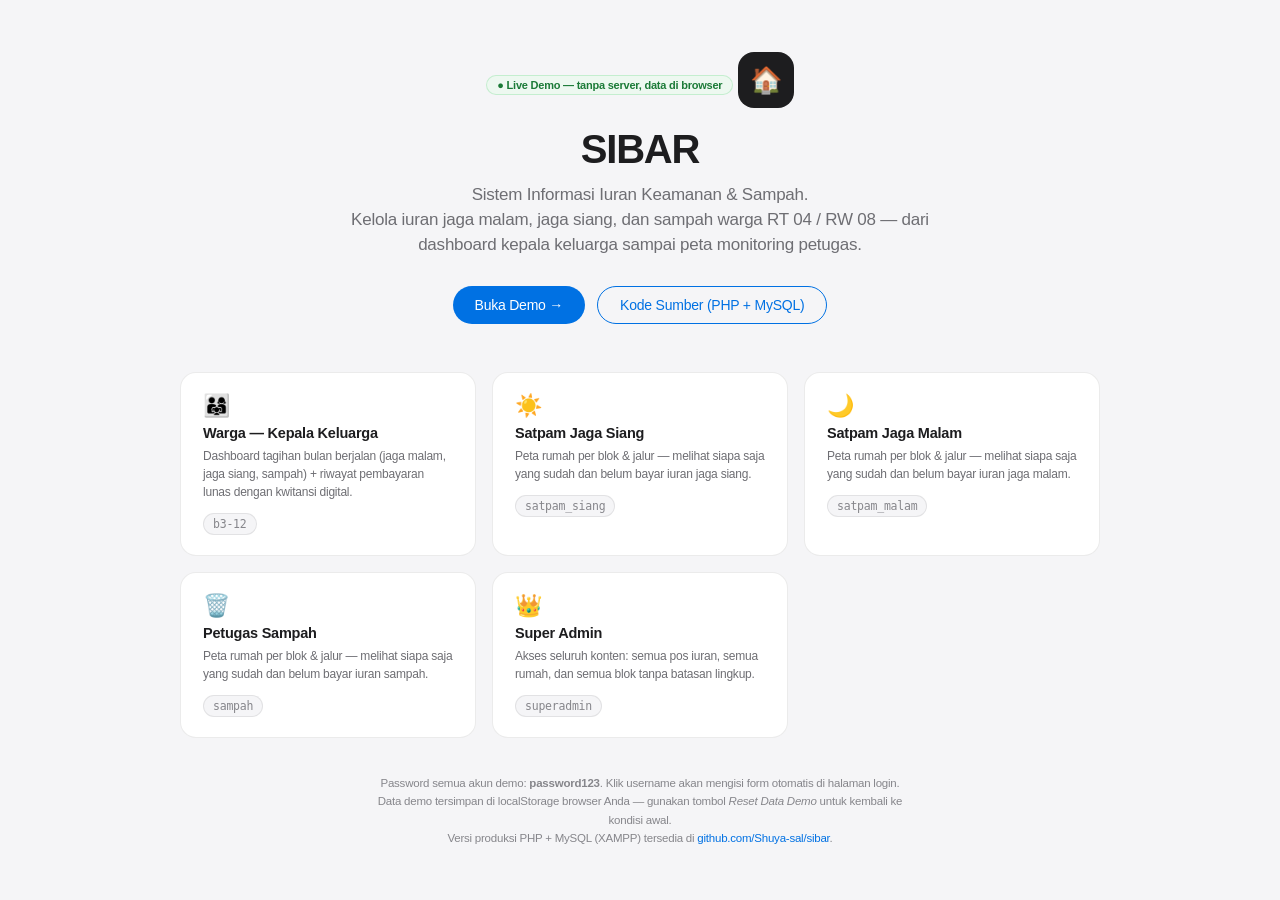
<file: index.html>
<!DOCTYPE html>
<html lang="id">
<head>
  <meta charset="UTF-8">
  <meta name="viewport" content="width=device-width, initial-scale=1.0">
  <title>SIBAR — Portal Iuran Warga (Demo)</title>
  <style>
    :root {
      --bg-page: #f5f5f7;
      --bg-card: #ffffff;
      --border-subtle: rgba(0, 0, 0, 0.08);
      --text-primary: #1d1d1f;
      --text-secondary: #6e6e73;
      --text-tertiary: #86868b;
      --accent-blue: #0071e3;
      --badge-paid-text: #1b7a37;
      --badge-paid-bg: #edf8f0;
      --badge-paid-border: rgba(52, 199, 89, 0.22);
      --radius-pill: 980px;
    }
    * { box-sizing: border-box; margin: 0; padding: 0; -webkit-font-smoothing: antialiased; }
    body {
      font-family: -apple-system, BlinkMacSystemFont, "SF Pro Text", "Segoe UI", Roboto, Helvetica, Arial, sans-serif;
      background: var(--bg-page); color: var(--text-primary);
      min-height: 100vh; display: flex; flex-direction: column;
      align-items: center; justify-content: center; padding: 32px 20px;
      letter-spacing: -0.014em;
    }
    .hero { text-align: center; max-width: 640px; }
    .logo-badge {
      width: 56px; height: 56px; border-radius: 16px; background: var(--text-primary); color: #fff;
      display: inline-flex; align-items: center; justify-content: center; font-size: 26px; margin-bottom: 20px;
    }
    h1 { font-size: 40px; font-weight: 600; letter-spacing: -0.03em; line-height: 1.07; }
    .hero p.sub { font-size: 17px; color: var(--text-secondary); margin-top: 12px; line-height: 1.47; }
    .cta-row { display: flex; gap: 12px; justify-content: center; margin-top: 28px; flex-wrap: wrap; }
    .btn {
      display: inline-flex; align-items: center; gap: 6px;
      padding: 10px 22px; border-radius: var(--radius-pill);
      font-size: 14px; font-weight: 500; text-decoration: none; transition: all 0.15s ease;
    }
    .btn.primary { background: var(--accent-blue); color: #fff; }
    .btn.primary:hover { background: #0077ed; }
    .btn.ghost { border: 1px solid var(--accent-blue); color: var(--accent-blue); }
    .btn.ghost:hover { background: var(--accent-blue); color: #fff; }
    .roles-grid {
      display: grid; grid-template-columns: repeat(auto-fit, minmax(260px, 1fr));
      gap: 16px; max-width: 920px; width: 100%; margin-top: 48px;
    }
    .role-card {
      background: var(--bg-card); border: 1px solid var(--border-subtle);
      border-radius: 16px; padding: 20px 22px;
      display: flex; flex-direction: column; gap: 6px; text-align: left;
      transition: box-shadow 0.15s ease, transform 0.15s ease;
    }
    .role-card:hover { box-shadow: 0 8px 24px rgba(0,0,0,0.07); transform: translateY(-2px); }
    .role-card .icon { font-size: 22px; }
    .role-card h3 { font-size: 14.5px; font-weight: 600; }
    .role-card p { font-size: 12px; color: var(--text-secondary); line-height: 1.5; }
    .role-card .user {
      margin-top: 6px; font-size: 11.5px; color: var(--text-tertiary);
      font-family: ui-monospace, Menlo, monospace;
      background: var(--bg-page); align-self: flex-start;
      padding: 3px 9px; border-radius: var(--radius-pill); border: 1px solid var(--border-subtle);
    }
    .note { margin-top: 36px; font-size: 11.5px; color: var(--text-tertiary); text-align: center; max-width: 560px; line-height: 1.6; }
    .note a { color: var(--accent-blue); text-decoration: none; }
    .badge-live {
      display: inline-flex; align-items: center; gap: 5px;
      background: var(--badge-paid-bg); color: var(--badge-paid-text);
      border: 1px solid var(--badge-paid-border);
      padding: 3px 10px; border-radius: var(--radius-pill);
      font-size: 11px; font-weight: 600; margin-bottom: 16px;
    }
  </style>
</head>
<body>

<div class="hero">
  <div class="badge-live">● Live Demo — tanpa server, data di browser</div>
  <div class="logo-badge">🏠</div>
  <h1>SIBAR</h1>
  <p class="sub">Sistem Informasi Iuran Keamanan &amp; Sampah.<br>
  Kelola iuran jaga malam, jaga siang, dan sampah warga RT 04 / RW 08 — dari dashboard kepala keluarga sampai peta monitoring petugas.</p>
  <div class="cta-row">
    <a class="btn primary" href="app.html">Buka Demo →</a>
    <a class="btn ghost" href="https://github.com/Shuya-sal/sibar">Kode Sumber (PHP + MySQL)</a>
  </div>
</div>

<div class="roles-grid">
  <div class="role-card">
    <div class="icon">👨‍👩‍👧</div>
    <h3>Warga — Kepala Keluarga</h3>
    <p>Dashboard tagihan bulan berjalan (jaga malam, jaga siang, sampah) + riwayat pembayaran lunas dengan kwitansi digital.</p>
    <span class="user">b3-12</span>
  </div>
  <div class="role-card">
    <div class="icon">☀️</div>
    <h3>Satpam Jaga Siang</h3>
    <p>Peta rumah per blok &amp; jalur — melihat siapa saja yang sudah dan belum bayar iuran jaga siang.</p>
    <span class="user">satpam_siang</span>
  </div>
  <div class="role-card">
    <div class="icon">🌙</div>
    <h3>Satpam Jaga Malam</h3>
    <p>Peta rumah per blok &amp; jalur — melihat siapa saja yang sudah dan belum bayar iuran jaga malam.</p>
    <span class="user">satpam_malam</span>
  </div>
  <div class="role-card">
    <div class="icon">🗑️</div>
    <h3>Petugas Sampah</h3>
    <p>Peta rumah per blok &amp; jalur — melihat siapa saja yang sudah dan belum bayar iuran sampah.</p>
    <span class="user">sampah</span>
  </div>
  <div class="role-card">
    <div class="icon">👑</div>
    <h3>Super Admin</h3>
    <p>Akses seluruh konten: semua pos iuran, semua rumah, dan semua blok tanpa batasan lingkup.</p>
    <span class="user">superadmin</span>
  </div>
</div>

<p class="note">
  Password semua akun demo: <strong>password123</strong>. Klik username akan mengisi form otomatis di halaman login.<br>
  Data demo tersimpan di localStorage browser Anda — gunakan tombol <em>Reset Data Demo</em> untuk kembali ke kondisi awal.<br>
  Versi produksi PHP + MySQL (XAMPP) tersedia di <a href="https://github.com/Shuya-sal/sibar">github.com/Shuya-sal/sibar</a>.
</p>

</body>
</html>
</file>
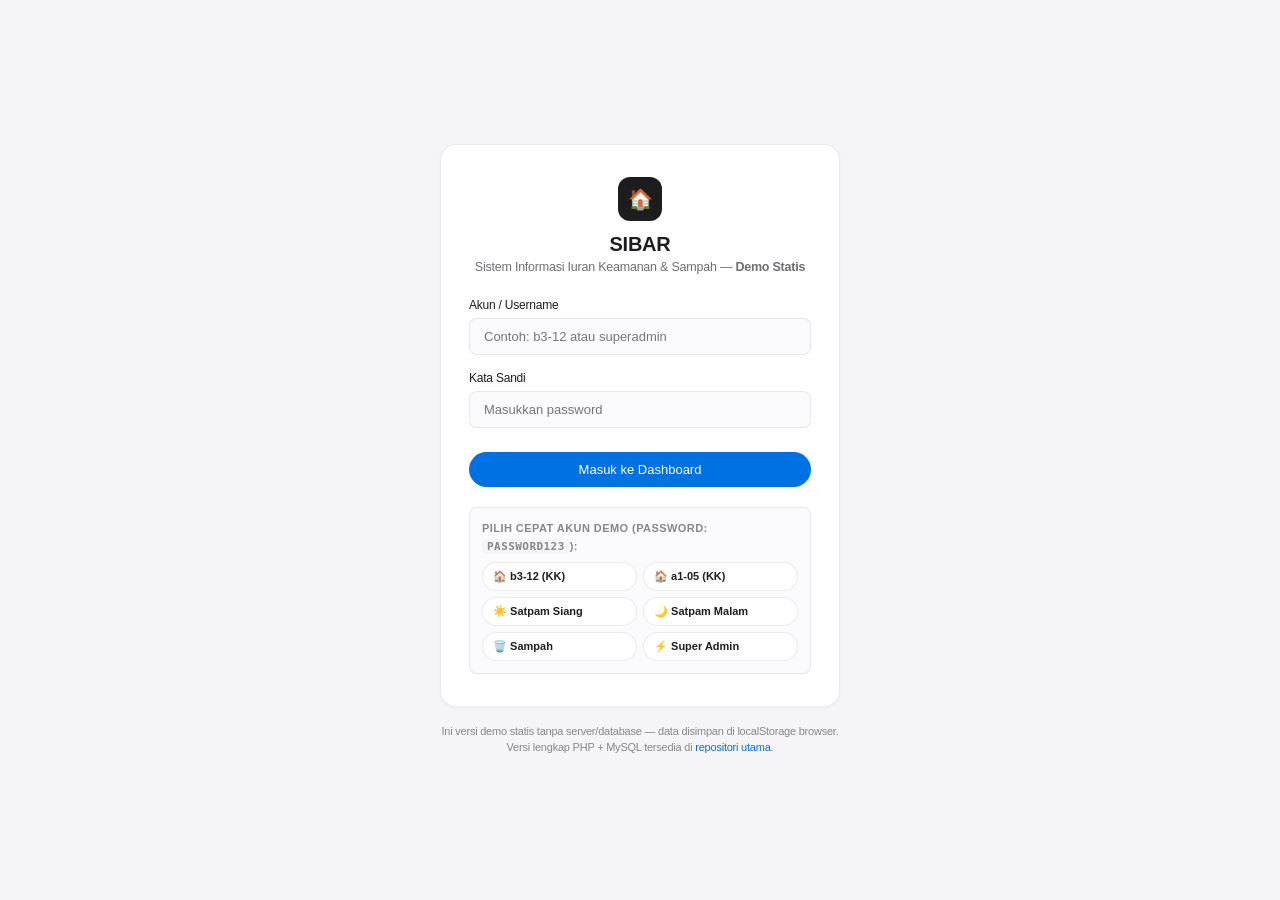
<file: app.html>
<!DOCTYPE html>
<html lang="id">
<head>
  <meta charset="UTF-8">
  <meta name="viewport" content="width=device-width, initial-scale=1.0, viewport-fit=cover">
  <title>SIBAR — Portal Iuran Warga (Demo SPA)</title>
  <style>
    :root {
      --bg-page: #f5f5f7;
      --border-subtle: rgba(0, 0, 0, 0.08);
      --text-primary: #1d1d1f;
      --text-secondary: #6e6e73;
      --accent-blue: #0071e3;
    }
    * { box-sizing: border-box; margin: 0; padding: 0; -webkit-font-smoothing: antialiased; }
    html, body {
      height: 100%;
      font-family: -apple-system, BlinkMacSystemFont, "SF Pro Text", "Segoe UI", Roboto, Helvetica, Arial, sans-serif;
      background: var(--bg-page); color: var(--text-primary);
      letter-spacing: -0.014em;
      overflow: hidden; /* shell tidak scroll — scroll di dalam iframe */
    }

    /* ===== APP SHELL ===== */
    #appShell { height: 100%; display: flex; flex-direction: column; }

    /* Frame container */
    #frameWrap { flex: 1; position: relative; min-height: 0; }
    .page-frame {
      position: absolute; inset: 0;
      width: 100%; height: 100%;
      border: none;
      display: none;
      background: var(--bg-page);
    }
    .page-frame.active { display: block; }

    /* Splash saat frame pertama dimuat */
    .frame-loading {
      position: absolute; inset: 0;
      display: flex; align-items: center; justify-content: center;
      background: var(--bg-page); z-index: 5;
      pointer-events: none;
      opacity: 1; transition: opacity 0.2s ease;
    }
    .frame-loading.hidden { opacity: 0; }
    .spinner {
      width: 28px; height: 28px;
      border: 3px solid rgba(0,113,227,0.15);
      border-top-color: var(--accent-blue);
      border-radius: 50%;
      animation: spin 0.7s linear infinite;
    }
    @keyframes spin { to { transform: rotate(360deg); } }

    /* Splash login (halaman publik) */
    body.public-mode #frameWrap { display: block; }

    /* ===== SIDEBAR PERMANEN (SPA SHELL) ===== */
    #spaSidebar {
      position: fixed; left: 0; top: 0; bottom: 0;
      width: 240px;
      background: #ffffff;
      border-right: 1px solid var(--border-subtle);
      display: none; /* hidden saat login */
      flex-direction: column;
      z-index: 100;
    }
    body.authenticated #spaSidebar { display: flex; }

    .spa-brand {
      display: flex; align-items: center; gap: 10px;
      padding: 18px 16px;
      border-bottom: 1px solid var(--border-subtle);
    }
    .spa-brand .brand-logo {
      width: 38px; height: 38px; border-radius: 10px;
      background: linear-gradient(135deg, #0071e3, #42a5f5);
      color: #fff; display: flex; align-items: center; justify-content: center;
      font-size: 18px; flex-shrink: 0;
    }
    .spa-brand h1 { font-size: 17px; font-weight: 700; letter-spacing: -0.02em; }
    .spa-brand p { font-size: 11px; color: var(--text-secondary); }

    .spa-nav { flex: 1; padding: 12px 10px; overflow-y: auto; }
    .spa-nav-label {
      font-size: 10px; font-weight: 600; text-transform: uppercase;
      letter-spacing: 0.06em; color: var(--text-secondary);
      padding: 10px 10px 6px;
    }
    .spa-nav-item {
      display: flex; align-items: center; gap: 10px;
      padding: 10px 12px; margin-bottom: 2px;
      border-radius: 9px;
      font-size: 13.5px; font-weight: 500;
      color: var(--text-primary);
      text-decoration: none;
      cursor: pointer;
      transition: background 0.15s ease;
      min-height: 44px;
    }
    .spa-nav-item:hover { background: rgba(0, 113, 227, 0.06); }
    .spa-nav-item.active { background: var(--accent-blue); color: #fff; }
    .spa-nav-item svg { width: 17px; height: 17px; stroke-width: 2; flex-shrink: 0; }

    .spa-footer {
      padding: 14px 16px;
      border-top: 1px solid var(--border-subtle);
      display: flex; align-items: center; gap: 10px;
    }
    .spa-footer .avatar {
      width: 34px; height: 34px; border-radius: 50%;
      background: linear-gradient(135deg, #0071e3, #42a5f5);
      color: #fff; display: flex; align-items: center; justify-content: center;
      font-size: 13px; font-weight: 600; flex-shrink: 0;
    }
    .spa-footer .user-name { font-size: 13px; font-weight: 600; }
    .spa-footer .role-badge {
      display: inline-block; font-size: 9px; font-weight: 700;
      padding: 2px 7px; border-radius: 5px;
      background: rgba(0, 113, 227, 0.12); color: var(--accent-blue);
      letter-spacing: 0.04em;
    }
    .spa-logout {
      display: flex; align-items: center; gap: 10px;
      padding: 10px 12px; margin: 4px 10px 12px;
      border-radius: 9px;
      font-size: 13.5px; font-weight: 500;
      color: #d70015;
      cursor: pointer;
      min-height: 44px;
      transition: background 0.15s ease;
    }
    .spa-logout:hover { background: rgba(215, 0, 21, 0.08); }
    .spa-logout svg { width: 17px; height: 17px; stroke-width: 2; }

    /* Konten offset karena sidebar fixed */
    body.authenticated #frameWrap { margin-left: 240px; }

    /* Mobile: sidebar jadi bottom tab bar */
    @media (max-width: 768px) {
      #spaSidebar {
        top: auto; bottom: 0; left: 0; right: 0;
        width: 100%; height: auto;
        flex-direction: row;
        border-right: none;
        border-top: 1px solid var(--border-subtle);
        padding-bottom: env(safe-area-inset-bottom);
      }
      .spa-brand, .spa-nav-label, .spa-footer { display: none; }
      .spa-nav {
        flex: 1; display: flex; padding: 6px 4px;
        overflow-x: auto; overflow-y: visible;
      }
      .spa-nav-item {
        flex: 1; flex-direction: column; gap: 3px;
        font-size: 10px; padding: 6px 4px; min-height: 50px;
        justify-content: center;
        white-space: nowrap;
      }
      .spa-nav-item svg { width: 20px; height: 20px; }
      .spa-logout { margin: 6px; padding: 8px; min-height: 50px; align-items: center; }
      body.authenticated #frameWrap { margin-left: 0; margin-bottom: 62px; }
    }

    /* Sembunyikan sidebar lama di dalam iframe (halaman dimuat standalone) */
    body.spa-child .sidebar { display: none !important; }
    body.spa-child .app-container { display: block !important; }
  </style>
</head>
<body>

<div id="appShell">
  <!-- SIDEBAR PERMANEN -->
  <aside id="spaSidebar">
    <div class="spa-brand">
      <div class="brand-logo">
        <svg width="18" height="18" viewBox="0 0 24 24" fill="none" stroke="currentColor" stroke-width="2.2">
          <path d="m3 9 9-7 9 7v11a2 2 0 0 1-2 2H5a2 2 0 0 1-2-2z"/>
          <polyline points="9 22 9 12 15 12 15 22"/>
        </svg>
      </div>
      <div>
        <h1>SIBAR</h1>
        <p>Portal Iuran Warga</p>
      </div>
    </div>

    <nav class="spa-nav" id="spaNav">
      <div class="spa-nav-label">Menu</div>
      <a class="spa-nav-item" data-route="dashboard" onclick="SIBAR_SPA.navigate('dashboard')" id="spaNavDashboard">
        <svg viewBox="0 0 24 24" fill="none" stroke="currentColor" stroke-width="2"><path d="m3 9 9-7 9 7v11a2 2 0 0 1-2 2H5a2 2 0 0 1-2-2z"/><polyline points="9 22 9 12 15 12 15 22"/></svg>
        Beranda
      </a>
      <div class="spa-nav-label">Monitoring</div>
      <a class="spa-nav-item" data-route="monitoring" onclick="SIBAR_SPA.navigate('monitoring')">
        <svg viewBox="0 0 24 24" fill="none" stroke="currentColor"><path d="M20 10c0 6-8 12-8 12s-8-6-8-12a8 8 0 0 1 16 0Z"/><circle cx="12" cy="10" r="3"/></svg>
        Peta Rumah
      </a>
      <a class="spa-nav-item" data-route="calendar" onclick="SIBAR_SPA.navigate('calendar')">
        <svg viewBox="0 0 24 24" fill="none" stroke="currentColor" stroke-width="2"><rect width="18" height="18" x="3" y="4" rx="2" ry="2"/><line x1="16" x2="16" y1="2" y2="6"/><line x1="8" x2="8" y1="2" y2="6"/><line x1="3" x2="21" y1="10" y2="10"/></svg>
        Kalender &amp; Rekap
      </a>
      <a class="spa-nav-item" data-route="users" onclick="SIBAR_SPA.navigate('users')" id="spaNavUsers">
        <svg viewBox="0 0 24 24" fill="none" stroke="currentColor"><circle cx="12" cy="12" r="3"/><path d="M19.4 15a1.65 1.65 0 0 0 .33 1.82l.06.06a2 2 0 0 1 0 2.83 2 2 0 0 1-2.83 0l-.06-.06a1.65 1.65 0 0 0-1.82-.33 1.65 1.65 0 0 0-1 1.51V21a2 2 0 0 1-2 2 2 2 0 0 1-2-2v-.09A1.65 1.65 0 0 0 9 19.4a1.65 1.65 0 0 0-1.82.33l-.06.06a2 2 0 0 1-2.83 0 2 2 0 0 1 0-2.83l.06-.06a1.65 1.65 0 0 0 .33-1.82 1.65 1.65 0 0 0-1.51-1H3a2 2 0 0 1-2-2 2 2 0 0 1 2-2h.09A1.65 1.65 0 0 0 4.6 9a1.65 1.65 0 0 0-.33-1.82l-.06-.06a2 2 0 0 1 0-2.83 2 2 0 0 1 2.83 0l.06.06a1.65 1.65 0 0 0 1.82.33H9a1.65 1.65 0 0 0 1-1.51V3a2 2 0 0 1 2-2 2 2 0 0 1 2 2v.09a1.65 1.65 0 0 0 1 1.51 1.65 1.65 0 0 0 1.82-.33l.06-.06a2 2 0 0 1 2.83 0 2 2 0 0 1 0 2.83l-.06.06a1.65 1.65 0 0 0-.33 1.82V9a1.65 1.65 0 0 0 1.51 1H21a2 2 0 0 1 2 2 2 2 0 0 1-2 2h-.09a1.65 1.65 0 0 0-1.51 1z"/></svg>
        Kelola Akun
      </a>
    </nav>

    <div class="spa-footer" id="spaFooter">
      <div class="avatar" id="spaAvatar">AD</div>
      <div>
        <div class="user-name" id="spaUserName">Admin</div>
        <span class="role-badge" id="spaRoleBadge">SUPER ADMIN</span>
      </div>
    </div>

    <div class="spa-logout" onclick="SIBAR_SPA.logout()">
      <svg viewBox="0 0 24 24" fill="none" stroke="currentColor"><path d="M9 21H5a2 2 0 0 1-2-2V5a2 2 0 0 1 2-2h4"/><polyline points="16 17 21 12 16 7"/><line x1="21" y1="12" x2="9" y2="12"/></svg>
      Keluar
    </div>
  </aside>

  <div id="frameWrap">
    <!-- Loading indicator per-frame -->
    <div class="frame-loading" id="frameLoading">
      <div class="spinner"></div>
    </div>

    <!-- Halaman-halaman SIBAR sebagai iframe keep-alive -->
    <iframe class="page-frame" id="frame-login"      data-src="login.html"      title="Login"></iframe>
    <iframe class="page-frame" id="frame-dashboard"  data-src="dashboard.html"  title="Dashboard Warga"></iframe>
    <iframe class="page-frame" id="frame-monitoring" data-src="monitoring.html" title="Peta Rumah"></iframe>
    <iframe class="page-frame" id="frame-calendar"   data-src="calendar.html"   title="Kalender Iuran"></iframe>
    <iframe class="page-frame" id="frame-users"      data-src="users.html"      title="Kelola Akun"></iframe>
  </div>
</div>

<script>
/* ============================================================
   SIBAR SPA SHELL — Hash Router + Keep-Alive Frames
   - Navigasi: #/login #/dashboard #/monitoring #/calendar #/users
   - Frame lazy-load: baru dimuat saat pertama dikunjungi
   - Keep-alive: state halaman tetap saat pindah tab (tanpa reload)
   - Browser back/forward jalan normal
   ============================================================ */

const ROUTES = ['login', 'dashboard', 'monitoring', 'calendar', 'users'];
const loadingEl = document.getElementById('frameLoading');
let currentRoute = null;

function getRouteFromHash() {
  const h = (window.location.hash || '').replace(/^#\/?/, '').toLowerCase();
  return ROUTES.includes(h) ? h : null;
}

function navigateTo(route, push = true) {
  if (!ROUTES.includes(route)) route = 'login';

  // Update hash (memicu hashchange -> routeTo)
  if (push && getRouteFromHash() !== route) {
    window.location.hash = '/' + route;
    return; // hashchange handler akan memanggil routeTo
  }
  routeTo(route);
}

function routeTo(route) {
  if (route === currentRoute) return;
  currentRoute = route;

  // Authenticated state: sidebar muncul saat bukan login
  if (route === 'login') {
    document.body.classList.remove('authenticated');
  } else {
    document.body.classList.add('authenticated');
    syncSidebar(route);
  }

  // Tampilkan frame target, sembunyikan lainnya (keep-alive: tidak direload)
  ROUTES.forEach(r => {
    const frame = document.getElementById('frame-' + r);
    if (r === route) {
      // Lazy-load: set src saat pertama kali dibutuhkan
      if (!frame.src && frame.dataset.src) {
        frame.src = frame.dataset.src;
        showLoading();
        frame.addEventListener('load', hideLoading, { once: true });
      }
      frame.classList.add('active');
      // Beri tahu halaman dalam frame bahwa session mungkin berubah (login/logout/user switch)
      try {
        setTimeout(() => {
          frame.contentWindow?.dispatchEvent(new CustomEvent('sibar:session'));
        }, 60);
      } catch (e) {}
    } else {
      frame.classList.remove('active');
    }
  });
}

/* ===== Sidebar sync ===== */
const ROLE_LABELS = {
  super_admin: ['SUPER ADMIN', 'AD'],
  satpam_siang: ['SATPAM SIANG', 'SS'],
  satpam_malam: ['SATPAM MALAM', 'SM'],
  sampah: ['PETUGAS SAMPAH', 'PS'],
  warga: ['WARGA', 'W']
};

function syncSidebar(route) {
  // Active nav item
  document.querySelectorAll('.spa-nav-item').forEach(el => {
    el.classList.toggle('active', el.dataset.route === route);
  });

  // User info dari session
  try {
    const session = JSON.parse(sessionStorage.getItem('sibar_demo_session') || 'null');
    if (session) {
      const roleInfo = ROLE_LABELS[session.role] || ['PENGGUNA', '?'];
      const nameEl = document.getElementById('spaUserName');
      const badgeEl = document.getElementById('spaRoleBadge');
      const avatarEl = document.getElementById('spaAvatar');
      if (nameEl) nameEl.textContent = session.name || 'Pengguna';
      if (badgeEl) badgeEl.textContent = roleInfo[0];
      if (avatarEl) avatarEl.textContent = roleInfo[1];

      // Role-based nav: warga tidak melihat Kelola Akun; admin/petugas tidak melihat Beranda
      const usersNav = document.getElementById('spaNavUsers');
      if (usersNav) usersNav.style.display = (session.role === 'warga') ? 'none' : '';
      const dashNav = document.getElementById('spaNavDashboard');
      if (dashNav) dashNav.style.display = (session.role === 'warga') ? '' : 'none';
      const monLabel = document.querySelector('.spa-nav-label');
      if (monLabel) monLabel.style.display = (session.role === 'warga') ? 'none' : '';
    }
  } catch (e) {}
}

function showLoading() { loadingEl.classList.remove('hidden'); }
function hideLoading() { loadingEl.classList.add('hidden'); }

/* ===== Router events ===== */
window.addEventListener('hashchange', () => {
  const route = getRouteFromHash() || 'login';
  routeTo(route);
});

/* ===== Init ===== */
(function init() {
  // Route awal dari hash, atau default ke login
  const initial = getRouteFromHash() || 'login';
  // Normalisasi hash URL
  if (!getRouteFromHash()) {
    window.location.hash = '/' + initial;
  }
  routeTo(initial);
})();

/* ===== Expose untuk halaman dalam iframe ===== */
/* Halaman di dalam iframe bisa memanggil:
   parent.SIBAR_SPA.navigate('users')  -> pindah tab
   parent.SIBAR_SPA.reloadFrame('calendar') -> paksa refresh frame
*/
window.SIBAR_SPA = {
  navigate: (route) => navigateTo(route, true),
  reloadFrame: (route) => {
    const frame = document.getElementById('frame-' + route);
    if (frame) {
      frame.src = frame.dataset.src + '?t=' + Date.now();
    }
  },
  // Logout dari shell: hapus session, refresh semua frame ke kondisi awal, kembali ke login
  logout: () => {
    try {
      sessionStorage.removeItem('sibar_demo_session');
      sessionStorage.removeItem('sibar_demo_session_user');
    } catch (e) {}
    document.body.classList.remove('authenticated');
    // Reload semua frame agar state dalam halaman direset
    ROUTES.forEach(r => {
      const frame = document.getElementById('frame-' + r);
      if (frame) frame.src = frame.dataset.src + '?t=' + Date.now();
    });
    navigateTo('login', true);
  },
  currentRoute: () => currentRoute
};
</script>

</body>
</html>
</file>
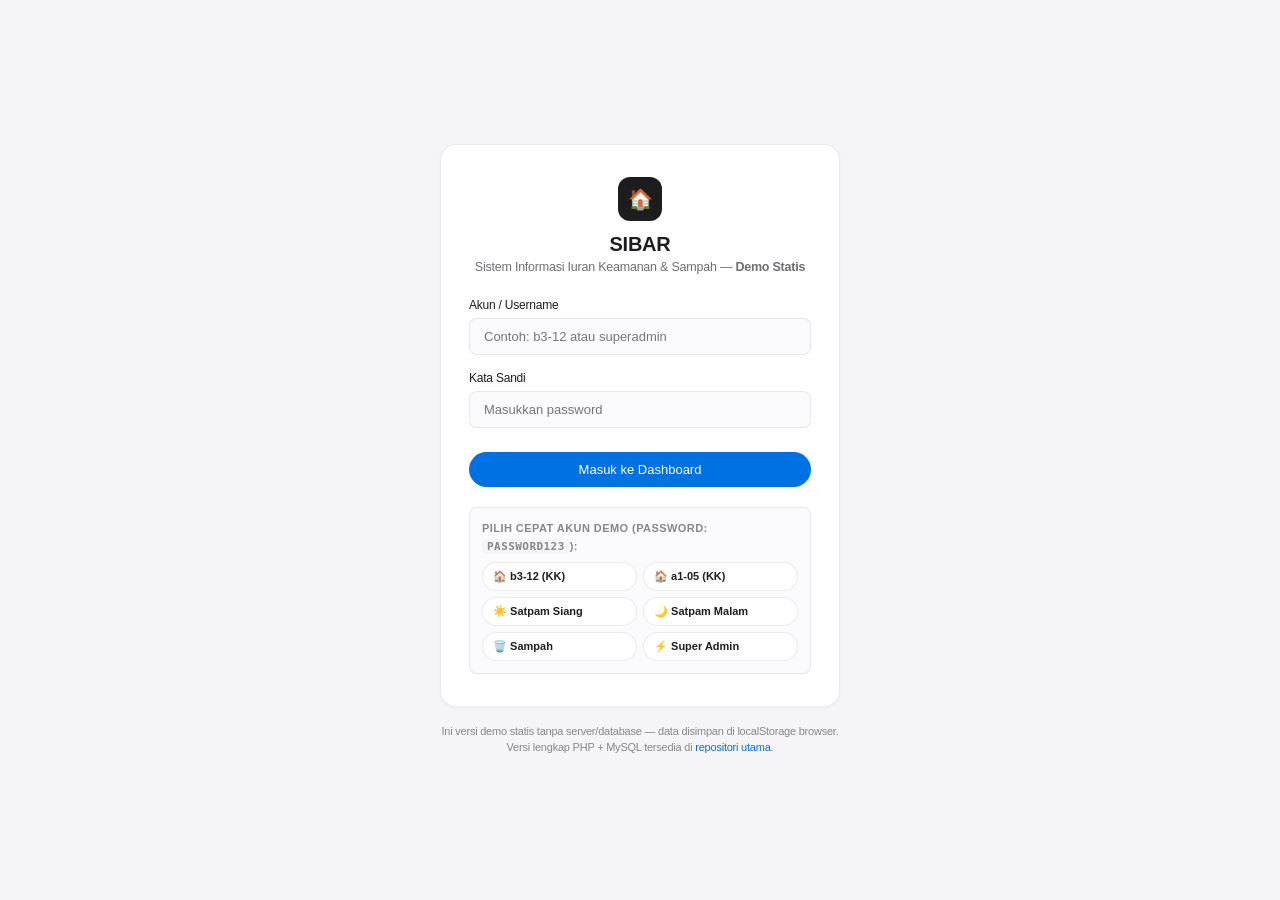
<file: dashboard.html>
<!DOCTYPE html>
<html lang="id">
<head>
  <meta charset="UTF-8">
  <meta name="viewport" content="width=device-width, initial-scale=1.0">
  <title>Dashboard Warga — SIBAR (Demo)</title>
  <style>
    :root {
      --bg-page: #f5f5f7;
      --bg-card: #ffffff;
      --bg-subtle: #fbfbfd;
      --border-subtle: rgba(0, 0, 0, 0.08);
      --text-primary: #1d1d1f;
      --text-secondary: #6e6e73;
      --text-tertiary: #86868b;
      --accent-blue: #0071e3;
      --accent-blue-hover: #0077ed;
      --accent-blue-subtle: #f0f6fd;
      --badge-unpaid-bg: #fff8eb;
      --badge-unpaid-text: #b25e00;
      --badge-unpaid-border: rgba(255, 149, 0, 0.22);
      --badge-paid-bg: #edf8f0;
      --badge-paid-text: #1b7a37;
      --badge-paid-border: rgba(52, 199, 89, 0.22);
      --shadow-card: 0 1px 3px rgba(0, 0, 0, 0.04);
      --shadow-hover: 0 6px 18px rgba(0, 0, 0, 0.06);
      --radius-sm: 8px;
      --radius-md: 12px;
      --radius-lg: 16px;
      --radius-pill: 980px;
    }
    * { box-sizing: border-box; margin: 0; padding: 0; -webkit-font-smoothing: antialiased; }
    body {
      font-family: -apple-system, BlinkMacSystemFont, "SF Pro Text", "Segoe UI", Roboto, Helvetica, Arial, sans-serif;
      background: var(--bg-page); color: var(--text-primary);
      display: flex; letter-spacing: -0.014em; min-height: 100vh;
    }
    .sidebar {
      width: 250px; background: rgba(255,255,255,0.95);
      border-right: 1px solid var(--border-subtle);
      display: flex; flex-direction: column; flex-shrink: 0;
      position: sticky; top: 0; height: 100vh; z-index: 20;
    }
    .brand-section { padding: 22px 20px 18px; display: flex; align-items: center; gap: 12px; border-bottom: 1px solid var(--border-subtle); }
    .brand-logo {
      width: 32px; height: 32px; border-radius: 8px; background: var(--text-primary); color: #fff;
      display: flex; align-items: center; justify-content: center; font-size: 15px;
    }
    .brand-text h1 { font-size: 14px; font-weight: 600; }
    .brand-text p { font-size: 11px; color: var(--text-tertiary); }
    .nav-menu { padding: 14px 10px; display: flex; flex-direction: column; gap: 3px; flex: 1; }
    .nav-label { font-size: 10.5px; font-weight: 600; text-transform: uppercase; letter-spacing: 0.05em; color: var(--text-tertiary); padding: 12px 10px 6px; }
    .nav-item {
      display: flex; align-items: center; gap: 10px; padding: 8px 12px;
      border-radius: var(--radius-sm); color: var(--text-secondary);
      font-size: 13px; font-weight: 500; text-decoration: none; transition: all 0.12s ease;
    }
    .nav-item:hover { background: var(--bg-page); color: var(--text-primary); }
    .nav-item.active { background: var(--accent-blue-subtle); color: var(--accent-blue); font-weight: 600; }
    .nav-item.logout { color: #d70015; }
    .sidebar-footer { padding: 14px 16px; border-top: 1px solid var(--border-subtle); background: var(--bg-subtle); display: flex; align-items: center; gap: 10px; }
    .avatar {
      width: 36px; height: 36px; border-radius: 50%; background: #e5e5ea; color: #1d1d1f;
      display: flex; align-items: center; justify-content: center; font-weight: 600; font-size: 13px; flex-shrink: 0;
    }
    .user-name { font-size: 12.5px; font-weight: 600; }
    .house-tag { font-size: 11px; color: var(--text-tertiary); margin-top: 1px; }
    .main-wrapper { flex: 1; display: flex; flex-direction: column; overflow-x: hidden; }
    .top-header {
      background: rgba(255,255,255,0.85); backdrop-filter: blur(20px);
      position: sticky; top: 0; z-index: 10;
      border-bottom: 1px solid var(--border-subtle);
      padding: 12px 32px; display: flex; align-items: center; justify-content: space-between;
    }
    .breadcrumb { display: flex; align-items: center; gap: 8px; font-size: 12.5px; color: var(--text-tertiary); }
    .breadcrumb .current { color: var(--text-primary); font-weight: 600; }
    .header-actions { display: flex; align-items: center; gap: 12px; }
    .period-chip {
      background: var(--bg-card); border: 1px solid var(--border-subtle);
      border-radius: var(--radius-pill); padding: 5px 12px; font-size: 12px; color: var(--text-secondary);
      display: flex; align-items: center; gap: 6px;
    }
    .period-dot { width: 6px; height: 6px; background: var(--badge-unpaid-text); border-radius: 50%; }
    .content-body { padding: 24px 32px 48px; max-width: 1200px; margin: 0 auto; width: 100%; display: flex; flex-direction: column; gap: 20px; }
    .household-hero {
      background: var(--bg-card); border: 1px solid var(--border-subtle);
      border-radius: var(--radius-lg); padding: 22px 26px;
      display: flex; justify-content: space-between; align-items: center; box-shadow: var(--shadow-card);
    }
    .hero-meta h2 { font-size: 19px; font-weight: 600; letter-spacing: -0.025em; }
    .hero-meta p { font-size: 12.5px; color: var(--text-secondary); margin-top: 4px; line-height: 1.45; }
    .hero-badges { display: flex; gap: 8px; margin-top: 10px; flex-wrap: wrap; }
    .hero-tag { font-size: 11px; background: var(--bg-page); border: 1px solid var(--border-subtle); padding: 3px 9px; border-radius: var(--radius-pill); color: var(--text-secondary); }
    .hero-summary-box { text-align: right; padding-left: 24px; border-left: 1px solid var(--border-subtle); flex-shrink: 0; }
    .hero-summary-box .sub { font-size: 11px; color: var(--text-tertiary); text-transform: uppercase; letter-spacing: 0.04em; font-weight: 600; }
    .hero-summary-box .amount { font-size: 26px; font-weight: 700; margin: 2px 0 4px; letter-spacing: -0.03em; }
    .status-badge {
      display: inline-flex; align-items: center; gap: 5px; padding: 3px 9px;
      border-radius: var(--radius-pill); font-size: 11px; font-weight: 600; white-space: nowrap;
    }
    .status-badge.unpaid { background: var(--badge-unpaid-bg); color: var(--badge-unpaid-text); border: 1px solid var(--badge-unpaid-border); }
    .status-badge.paid { background: var(--badge-paid-bg); color: var(--badge-paid-text); border: 1px solid var(--badge-paid-border); }
    .kpi-row { display: grid; grid-template-columns: repeat(3, 1fr); gap: 16px; }
    .kpi-card {
      background: var(--bg-card); border: 1px solid var(--border-subtle); border-radius: var(--radius-md);
      padding: 16px 18px; box-shadow: var(--shadow-card); display: flex; flex-direction: column; gap: 8px;
    }
    .kpi-header { display: flex; justify-content: space-between; align-items: center; }
    .kpi-title { font-size: 11px; font-weight: 600; text-transform: uppercase; letter-spacing: 0.04em; color: var(--text-tertiary); }
    .kpi-icon { width: 26px; height: 26px; border-radius: 6px; background: var(--bg-page); display: flex; align-items: center; justify-content: center; font-size: 13px; }
    .kpi-value { font-size: 22px; font-weight: 600; letter-spacing: -0.025em; }
    .kpi-footer { font-size: 11.5px; color: var(--text-secondary); display: flex; align-items: center; gap: 6px; }
    .section-container { background: var(--bg-card); border: 1px solid var(--border-subtle); border-radius: var(--radius-lg); padding: 22px 24px; box-shadow: var(--shadow-card); }
    .section-header { display: flex; justify-content: space-between; align-items: center; margin-bottom: 16px; }
    .section-title-wrap h3 { font-size: 15.5px; font-weight: 600; letter-spacing: -0.02em; }
    .section-title-wrap p { font-size: 12px; color: var(--text-secondary); margin-top: 2px; }
    .unpaid-grid { display: grid; grid-template-columns: repeat(3, 1fr); gap: 16px; }
    .fee-card {
      background: var(--bg-subtle); border: 1px solid var(--border-subtle); border-radius: var(--radius-md);
      padding: 16px; display: flex; flex-direction: column; gap: 14px; transition: all 0.15s ease;
    }
    .fee-card:hover { border-color: rgba(0,113,227,0.3); box-shadow: var(--shadow-hover); background: #fff; }
    .fee-card.settled { opacity: 0.65; }
    .fee-card-top { display: flex; justify-content: space-between; align-items: center; }
    .fee-type-badge { display: inline-flex; align-items: center; gap: 8px; font-size: 13px; font-weight: 600; }
    .fee-icon { width: 26px; height: 26px; border-radius: 6px; background: #fff; display: flex; align-items: center; justify-content: center; border: 1px solid var(--border-subtle); font-size: 13px; }
    .fee-nominal { font-size: 21px; font-weight: 700; letter-spacing: -0.025em; }
    .fee-due { font-size: 11px; color: var(--text-tertiary); margin-top: 3px; }
    .fee-desc { font-size: 12px; color: var(--text-secondary); line-height: 1.45; border-top: 1px dashed var(--border-subtle); padding-top: 10px; }
    .fee-card-action { display: flex; align-items: center; justify-content: space-between; }
    .btn-card-pay {
      background: var(--text-primary); color: #fff; border: none; padding: 6px 14px;
      font-size: 11.5px; font-weight: 500; border-radius: var(--radius-pill); cursor: pointer; transition: background 0.12s ease;
    }
    .btn-card-pay:hover { background: #000; }
    .btn-card-pay.disabled { background: #e5e5ea; color: var(--text-tertiary); cursor: not-allowed; }
    .unpaid-bulk-action {
      margin-top: 14px; padding: 12px 16px; background: var(--bg-subtle);
      border: 1px solid var(--border-subtle); border-radius: var(--radius-md);
      display: flex; justify-content: space-between; align-items: center;
    }
    .bulk-info { display: flex; align-items: center; gap: 8px; font-size: 12.5px; }
    .bulk-total { font-weight: 700; font-size: 14px; color: var(--accent-blue); }
    .btn-primary {
      background: var(--accent-blue); color: #fff; border: none; border-radius: var(--radius-pill);
      padding: 6px 16px; font-size: 12.5px; font-weight: 500; cursor: pointer; transition: background 0.12s ease;
    }
    .btn-primary:hover { background: var(--accent-blue-hover); }
    .btn-secondary {
      background: var(--bg-page); border: 1px solid var(--border-subtle); color: var(--text-secondary);
      border-radius: var(--radius-pill); padding: 6px 14px; font-size: 12.5px; font-weight: 500; cursor: pointer;
    }
    table.apple-table { width: 100%; border-collapse: collapse; text-align: left; font-size: 12.5px; }
    table.apple-table th {
      padding: 10px 14px; font-size: 11px; font-weight: 600; text-transform: uppercase; letter-spacing: 0.04em;
      color: var(--text-tertiary); border-bottom: 1px solid var(--border-subtle); background: var(--bg-subtle);
    }
    table.apple-table td { padding: 13px 14px; border-bottom: 1px solid var(--border-subtle); }
    table.apple-table tr:hover td { background: #fafafc; }
    .invoice-id { font-family: ui-monospace, Menlo, monospace; font-size: 11.5px; font-weight: 600; color: var(--text-secondary); }
    .period-title { font-weight: 600; }
    .period-sub { font-size: 11px; color: var(--text-tertiary); margin-top: 1px; }
    .modal-overlay {
      position: fixed; inset: 0; background: rgba(0,0,0,0.35); backdrop-filter: blur(8px);
      display: none; align-items: center; justify-content: center; z-index: 100;
    }
    .modal-overlay.active { display: flex; }
    .modal-card {
      background: #fff; border-radius: var(--radius-lg); width: 440px; max-width: 90vw;
      box-shadow: 0 16px 36px rgba(0,0,0,0.12); border: 1px solid var(--border-subtle);
      animation: modalIn 0.18s cubic-bezier(0.16,1,0.3,1);
    }
    @keyframes modalIn { from { opacity:0; transform: scale(0.96) translateY(6px);} to { opacity:1; transform: none;} }
    .modal-header { padding: 16px 20px; border-bottom: 1px solid var(--border-subtle); display: flex; justify-content: space-between; align-items: center; }
    .modal-header h4 { font-size: 15px; font-weight: 600; }
    .modal-close { background: none; border: none; font-size: 18px; cursor: pointer; color: var(--text-tertiary); }
    .modal-body { padding: 18px 20px; display: flex; flex-direction: column; gap: 14px; }
    .modal-amount-box { background: var(--bg-subtle); border: 1px solid var(--border-subtle); border-radius: var(--radius-md); padding: 14px; text-align: center; }
    .modal-amount-box .label { font-size: 11px; color: var(--text-tertiary); text-transform: uppercase; letter-spacing: 0.04em; }
    .modal-amount-box .val { font-size: 26px; font-weight: 700; margin-top: 3px; letter-spacing: -0.03em; }
    .pay-methods { display: flex; flex-direction: column; gap: 8px; }
    .pay-method-item {
      display: flex; align-items: center; justify-content: space-between;
      padding: 10px 12px; border: 1px solid var(--border-subtle); border-radius: var(--radius-sm);
      cursor: pointer; font-size: 12.5px; transition: border-color 0.12s ease;
    }
    .pay-method-item.selected { border-color: var(--accent-blue); background: var(--accent-blue-subtle); }
    .pay-method-left { display: flex; align-items: center; gap: 8px; }
    .modal-footer { padding: 12px 20px 16px; border-top: 1px solid var(--border-subtle); display: flex; justify-content: flex-end; gap: 8px; }
    .toast {
      position: fixed; bottom: 24px; right: 24px; background: rgba(29,29,31,0.95); color: #fff;
      padding: 10px 18px; border-radius: var(--radius-pill); font-size: 12.5px;
      display: flex; align-items: center; gap: 8px; box-shadow: 0 8px 20px rgba(0,0,0,0.18);
      transform: translateY(80px); opacity: 0; transition: all 0.25s cubic-bezier(0.16,1,0.3,1); z-index: 120;
    }
    .toast.show { transform: translateY(0); opacity: 1; }
    .demo-banner {
      background: linear-gradient(90deg, #f0f6fd, #fbfbfd);
      border: 1px solid rgba(0,113,227,0.2);
      border-radius: var(--radius-md); padding: 10px 16px;
      font-size: 11.5px; color: var(--text-secondary);
      display: flex; justify-content: space-between; align-items: center; gap: 10px;
    }
    .demo-banner button {
      background: none; border: 1px solid var(--border-subtle); border-radius: var(--radius-pill);
      padding: 3px 10px; font-size: 10.5px; cursor: pointer; color: var(--text-secondary);
    }
    .demo-banner button:hover { border-color: #d70015; color: #d70015; }
    @media (max-width: 860px) {
      body { padding-bottom: 84px !important; }
      .content-body { padding: 12px 14px 84px !important; gap: 12px; }
      .sidebar { display: none !important; }
      .desktop-only { display: none !important; }
      .unpaid-grid { grid-template-columns: 1fr; gap: 10px; }
      .kpi-row { grid-template-columns: 1fr 1fr; gap: 8px; }
      .kpi-card:last-child { grid-column: span 2; }
      .household-hero { flex-direction: column; align-items: stretch; gap: 10px; padding: 14px; }
      .hero-meta p { display: none; }
      .hero-summary-box { text-align: left; padding-left: 0; border-left: none; border-top: 1px solid var(--border-subtle); padding-top: 10px; display: flex; justify-content: space-between; align-items: center; }
      .top-header { padding: 8px 14px; }
      .content-body { padding: 12px 14px 24px; gap: 12px; }
      .btn-card-pay { min-height: 44px; }
      .modal-overlay { align-items: flex-end !important; padding: 0 !important; }
      .modal-card { width: 100% !important; max-width: 100% !important; border-radius: 20px 20px 0 0 !important; max-height: 88vh; animation: slideUpSheet 0.25s cubic-bezier(0.16, 1, 0.3, 1) !important; }
    }
    @keyframes slideUpSheet { from { transform: translateY(100%); } to { transform: translateY(0); } }
    .modal-grabber { width: 38px; height: 5px; background: #d1d1d6; border-radius: 3px; margin: 8px auto 0; display: block; }
    .ios-bottom-tabbar {
      position: fixed; bottom: 0; left: 0; right: 0; height: 56px;
      background: rgba(255, 255, 255, 0.92); backdrop-filter: blur(20px); -webkit-backdrop-filter: blur(20px);
      border-top: 1px solid var(--border-subtle); display: none; justify-content: space-around; align-items: center; z-index: 80;
    }
    .tabbar-item { flex: 1; display: flex; flex-direction: column; align-items: center; justify-content: center; gap: 2px; color: var(--text-secondary); text-decoration: none; font-size: 10px; font-weight: 500; }
    .tabbar-item.active { color: var(--accent-blue); font-weight: 600; }
    .tabbar-item svg { width: 20px; height: 20px; stroke-width: 2; }
    .mobile-sticky-pay-bar {
      position: fixed; bottom: 56px; left: 0; right: 0; z-index: 70;
      background: rgba(255, 255, 255, 0.94); backdrop-filter: blur(20px); -webkit-backdrop-filter: blur(20px);
      border-top: 1px solid var(--border-subtle); padding: 8px 14px; display: none; justify-content: space-between; align-items: center; box-shadow: 0 -4px 16px rgba(0, 0, 0, 0.06);
    }
    .mobile-sticky-pay-bar .info-label { font-size: 10px; color: var(--text-tertiary); text-transform: uppercase; font-weight: 700; }
    .mobile-sticky-pay-bar .info-amount { font-size: 16px; font-weight: 700; color: var(--text-primary); }
    .mobile-sticky-pay-bar .btn-pay-all { background: var(--accent-blue); color: #fff; border: none; border-radius: var(--radius-pill); padding: 8px 16px; font-size: 12.5px; font-weight: 600; cursor: pointer; min-height: 40px; }
    @media (max-width: 860px) {
      .ios-bottom-tabbar { display: flex; }
      .mobile-sticky-pay-bar { display: flex; }
    }
      html.spa-child .sidebar, html.spa-child .top-header .btn-header, html.spa-child .ios-bottom-tabbar { display: none !important; }
    html.spa-child .app-container { display: block !important; }
  </style>
</head>
<body>

<div class="app-container" style="display:flex; width:100%;">
  <!-- SIDEBAR -->
  <aside class="sidebar">
    <div class="brand-section">
      <div class="brand-logo">🏠</div>
      <div class="brand-text">
        <h1>SIBAR</h1>
        <p>Portal Iuran Warga</p>
      </div>
    </div>
    <nav class="nav-menu">
      <div class="nav-label">Navigasi Utama</div>
      <a href="javascript:void(0)" onclick="spaGo('dashboard')" class="nav-item active">📊 Dashboard</a>
      <a href="#unpaidSection" class="nav-item">💳 Tagihan Saya <span id="sidebarBadge" class="status-badge unpaid" style="margin-left:auto;">—</span></a>
      <a href="#historySection" class="nav-item">🕐 Riwayat Pembayaran</a>
      <a href="javascript:void(0)" onclick="spaGo('calendar')" class="nav-item">📅 Kalender &amp; Rekap 12 Bulan</a>
      <div class="nav-label">Akun</div>
      <a href="javascript:void(0)" class="nav-item logout" onclick="spaDoLogout()">⏻ Keluar (Logout)</a>
    </nav>
    <div class="sidebar-footer">
      <div class="avatar" id="avatarEl">—</div>
      <div class="user-info" style="flex:1;">
        <div class="user-name" id="userNameEl">—</div>
        <div class="house-tag" id="houseTagEl">—</div>
      </div>
    </div>
  </aside>

  <!-- MAIN -->
  <main class="main-wrapper">
    <header class="top-header">
      <div class="breadcrumb"><span>SIBAR Demo</span><span>/</span><span class="current">Dashboard Warga</span></div>
      <div class="header-actions">
        <div class="period-chip"><div class="period-dot" id="periodDot"></div><span>Bulan Berjalan: <strong>Oktober 2026</strong></span></div>
        <button class="btn-primary" id="btnQuickPay" onclick="openModal('all')">+ Bayar Sekaligus</button>
      </div>
    </header>

    <div class="content-body">
      <div class="demo-banner">
        <span>🧪 <strong>Mode Demo Statis</strong> — tanpa server/database, data tersimpan di browser Anda (localStorage).</span>
        <button onclick="resetDemo()">Reset Data Demo</button>
      </div>

      <section class="household-hero">
        <div class="hero-meta">
          <h2 id="heroGreeting">Selamat datang</h2>
          <p id="heroDesc">Memuat data rumah…</p>
          <div class="hero-badges">
            <span class="hero-tag">Status Huni: Pemilik Tetap</span>
            <span class="hero-tag">Wilayah: RT 04 / RW 08</span>
            <span class="hero-tag">Klaster: Cempaka Indah</span>
          </div>
        </div>
        <div class="hero-summary-box">
          <div class="sub">Total Belum Dibayar</div>
          <div class="amount" id="heroTotal">—</div>
          <span class="status-badge unpaid" id="heroPill">—</span>
        </div>
      </section>

      <section class="kpi-row">
        <div class="kpi-card">
          <div class="kpi-header"><span class="kpi-title">Status Iuran Berjalan</span><div class="kpi-icon">📊</div></div>
          <div class="kpi-value" id="kpiStatus">—</div>
          <div class="kpi-footer"><span class="status-badge unpaid" id="kpiBadge">Jatuh Tempo 15 Okt</span><span>Oktober 2026</span></div>
        </div>
        <div class="kpi-card">
          <div class="kpi-header"><span class="kpi-title">Kepatuhan Iuran 2026</span><div class="kpi-icon">🎯</div></div>
          <div class="kpi-value" id="kpiCompliance">—</div>
          <div class="kpi-footer"><span class="status-badge paid">Tertib Bayar</span><span id="kpiComplianceSub">—</span></div>
        </div>
        <div class="kpi-card">
          <div class="kpi-header"><span class="kpi-title">Status Layanan</span><div class="kpi-icon">🛡️</div></div>
          <div class="kpi-value">Aktif Normal</div>
          <div class="kpi-footer"><span class="status-badge paid">Aman &amp; Bersih</span><span>Ronda, Siang &amp; Sampah</span></div>
        </div>
      </section>

      <section class="section-container" id="unpaidSection">
        <div class="section-header">
          <div class="section-title-wrap">
            <h3>Tagihan Belum Dibayar — Oktober 2026</h3>
            <p>Kewajiban iuran rumah Anda yang belum terlunasi bulan ini.</p>
          </div>
          <span class="status-badge unpaid" id="unpaidCountLabel">—</span>
        </div>
        <div class="unpaid-grid" id="unpaidGrid"></div>
        <div class="unpaid-bulk-action" id="bulkBar">
          <div class="bulk-info">
            <span>Pelunasan Sekaligus Semua Pos Iuran</span><span>•</span>
            <span>Total: <span class="bulk-total" id="bulkTotal">—</span></span>
          </div>
          <button class="btn-primary" id="btnBulk" onclick="openModal('all')">Bayar Sekaligus</button>
        </div>
      </section>

      <section class="section-container" id="historySection">
        <div class="section-header">
          <div class="section-title-wrap">
            <h3>History Pembayaran yang Sudah Lunas</h3>
            <p>Arsip transaksi dan kwitansi digital rumah Anda.</p>
          </div>
          <span class="status-badge paid" id="historyCount">—</span>
        </div>
        <div style="overflow-x:auto;">
          <table class="apple-table">
            <thead>
              <tr>
                <th>No. Kwitansi</th><th>Periode</th><th>Rincian Pos</th><th>Total</th><th>Metode</th><th>Waktu Lunas</th><th>Status</th>
              </tr>
            </thead>
            <tbody id="historyBody"></tbody>
          </table>
        </div>
      </section>
    </div>
  </main>
</div>

<!-- MODAL -->
<div class="modal-overlay" id="payModal">
  <div class="modal-card">
    <div class="modal-grabber"></div>
    <div class="modal-header">
      <h4 id="modalTitle">Konfirmasi Pembayaran</h4>
      <button class="modal-close" onclick="closeModal()">&times;</button>
    </div>
    <div class="modal-body">
      <div class="modal-amount-box">
        <div class="label" id="modalItemLabel">—</div>
        <div class="val" id="modalAmount">—</div>
        <div style="font-size:12px; color:var(--text-tertiary); margin-top:3px;" id="modalHouse">—</div>
      </div>
      <div style="font-size:11px; font-weight:600; color:var(--text-tertiary); text-transform:uppercase;">Pilih Metode Pembayaran</div>
      <div class="pay-methods" id="payMethods">
        <label class="pay-method-item selected" data-m="QRIS Instant"><div class="pay-method-left"><input type="radio" name="pm" checked><span>QRIS Nasional (BCA, Mandiri, GoPay, OVO)</span></div><span style="font-size:11px; color:var(--badge-paid-text); font-weight:600;">Otomatis</span></label>
        <label class="pay-method-item" data-m="BCA Virtual Account"><div class="pay-method-left"><input type="radio" name="pm"><span>BCA Virtual Account</span></div><span style="font-size:11px; color:var(--text-tertiary);">Instan</span></label>
        <label class="pay-method-item" data-m="Mandiri Virtual Account"><div class="pay-method-left"><input type="radio" name="pm"><span>Transfer Bank Mandiri (VA)</span></div><span style="font-size:11px; color:var(--text-tertiary);">Instan</span></label>
      </div>
    </div>
    <div class="modal-footer">
      <button class="btn-secondary" onclick="closeModal()">Batal</button>
      <button class="btn-primary" onclick="confirmPay()">Konfirmasi &amp; Bayar</button>
    </div>
  </div>
</div>

<div class="toast" id="toastBox"><span id="toastText">—</span></div>

<!-- MOBILE STICKY PAY BAR -->
<div class="mobile-sticky-pay-bar" id="mobileStickyPayBar">
  <div>
    <div class="info-label" id="mobileStickyCount">3 Tagihan Menunggu</div>
    <div class="info-amount" id="mobileStickyTotal">Rp 125.000</div>
  </div>
  <button class="btn-pay-all" onclick="openBulkModal()">Bayar Sekaligus</button>
</div>

<!-- APPLE IOS NATIVE BOTTOM TAB BAR -->
<nav class="ios-bottom-tabbar">
  <a href="javascript:void(0)" onclick="spaGo('dashboard')" class="tabbar-item active">
    <svg viewBox="0 0 24 24" fill="none" stroke="currentColor"><rect width="7" height="9" x="3" y="3" rx="1"/><rect width="7" height="5" x="14" y="3" rx="1"/><rect width="7" height="9" x="14" y="12" rx="1"/><rect width="7" height="5" x="3" y="16" rx="1"/></svg>
    <span>Tagihan</span>
  </a>
  <a href="javascript:void(0)" onclick="spaGo('calendar')" class="tabbar-item">
    <svg viewBox="0 0 24 24" fill="none" stroke="currentColor"><rect width="18" height="18" x="3" y="4" rx="2" ry="2"/><line x1="16" x2="16" y1="2" y2="6"/><line x1="8" x2="8" y1="2" y2="6"/><line x1="3" x2="21" y1="10" y2="10"/></svg>
    <span>Kalender</span>
  </a>
  <a href="#historySection" class="tabbar-item" onclick="document.getElementById('historySection').scrollIntoView({behavior:'smooth'})">
    <svg viewBox="0 0 24 24" fill="none" stroke="currentColor"><path d="M12 8v4l3 3"/><circle cx="12" cy="12" r="9"/></svg>
    <span>Riwayat</span>
  </a>
  <a href="javascript:void(0)" class="tabbar-item" style="color:var(--accent-red);" onclick="sessionStorage.removeItem('sibar_demo_session');spaGo(\'login\')">
    <svg viewBox="0 0 24 24" fill="none" stroke="currentColor"><path d="M9 21H5a2 2 0 0 1-2-2V5a2 2 0 0 1 2-2h4"/><polyline points="16 17 21 12 16 7"/><line x1="21" y1="12" x2="9" y2="12"/></svg>
    <span>Keluar</span>
  </a>
</nav>

<script src="sibar-demo-data.js"></script>
<script>
  // === SHARED HELPERS (harus di awal — dipakai guard & render) ===
  function escHtml(s) {
    return String(s ?? '')
      .replace(/&/g, '&amp;').replace(/</g, '&lt;').replace(/>/g, '&gt;')
      .replace(/"/g, '&quot;').replace(/'/g, '&#39;');
  }

  function spaGo(route) {
    if (window.parent && window.parent.SIBAR_SPA) {
      window.parent.SIBAR_SPA.navigate(route);
    } else {
      window.location.href = 'app.html#/' + route;
    }
  }

  function spaRedirect(path) {
    if (window.parent && window.parent !== window && window.parent.SIBAR_SPA) {
      var route = path.split('#/')[1];
      window.parent.SIBAR_SPA.navigate(route);
    } else {
      window.location.href = path;
    }
  }
  function getSession() { return SIBAR.currentUser(); }
  if (!getSession() || getSession().role !== 'warga') { /* keep-alive: boleh null sementara, dicek lagi saat render */ }

  const YEAR = 2026, MONTH = 10;
  let payTarget = 'all';

  function logout() { sessionStorage.removeItem('sibar_demo_session'); spaRedirect('app.html#/login'); }

  function toast(msg) {
    const t = document.getElementById('toastBox');
    document.getElementById('toastText').textContent = msg;
    t.classList.add('show');
    setTimeout(() => t.classList.remove('show'), 3500);
  }

  function resetDemo() {
    if (confirm('Reset semua data demo ke kondisi awal?')) {
      SIBAR.reset();
      sessionStorage.removeItem('sibar_demo_session');
      spaRedirect('app.html#/login');
    }
  }

  function render() {
    const session = SIBAR.currentUser();
    if (!session) { spaRedirect('app.html#/login'); return; }
    const db = SIBAR.load();
    const user = db.users.find(u => u.username === session.username);
    if (!user) return;
    const house = db.houses.find(h => h.id === user.house_id);

    document.getElementById('avatarEl').textContent = user.name.split(' ').slice(-2).map(w => w[0]).join('').toUpperCase();
    document.getElementById('userNameEl').textContent = user.name;
    document.getElementById('houseTagEl').textContent = `Rumah Blok ${house.block} / No. ${house.number}`;
    document.getElementById('heroGreeting').textContent = `Selamat datang, ${user.name}`;
    document.getElementById('heroDesc').innerHTML = `Akun resmi unit rumah <strong>Blok ${escHtml(house.block)} No. ${escHtml(house.number)}</strong> (${escHtml(house.lane)}). Pantau kewajiban iuran jaga malam, jaga siang, dan sampah bulan ini.`;
    document.getElementById('modalHouse').textContent = `Rumah: Blok ${house.block} No. ${house.number} (${user.name})`;

    const myUnpaid = db.bills.filter(b => b.house_id === house.id && b.year === YEAR && b.month === MONTH && b.status === 'unpaid');
    const myPaid = db.payments.filter(p => {
      const bill = db.bills.find(b => b.id === p.bill_id);
      return bill && bill.house_id === house.id;
    }).sort((a, b) => b.paid_at.localeCompare(a.paid_at));

    const totalUnpaid = myUnpaid.reduce((s, b) => s + b.amount, 0);
    document.getElementById('heroTotal').textContent = SIBAR.rupiah(totalUnpaid);
    document.getElementById('heroPill').textContent = myUnpaid.length > 0 ? `${myUnpaid.length} Tagihan Menunggu` : '● Semua Lunas';
    document.getElementById('heroPill').className = 'status-badge ' + (myUnpaid.length > 0 ? 'unpaid' : 'paid');
    document.getElementById('sidebarBadge').textContent = myUnpaid.length > 0 ? `${myUnpaid.length} Menunggu` : 'Lunas';
    document.getElementById('sidebarBadge').className = 'status-badge ' + (myUnpaid.length > 0 ? 'unpaid' : 'paid');
    document.getElementById('periodDot').style.background = myUnpaid.length > 0 ? 'var(--badge-unpaid-text)' : 'var(--badge-paid-text)';

    document.getElementById('kpiStatus').textContent = myUnpaid.length > 0 ? `${myUnpaid.length} Pos Menunggu` : 'Lunas';
    const kpiBadge = document.getElementById('kpiBadge');
    kpiBadge.textContent = myUnpaid.length > 0 ? 'Jatuh Tempo 15 Okt' : '● Lunas Penuh';
    kpiBadge.className = 'status-badge ' + (myUnpaid.length > 0 ? 'unpaid' : 'paid');

    const monthsPaid = new Set(db.bills.filter(b => b.house_id === house.id && b.year === YEAR && b.status === 'paid').map(b => b.month)).size;
    const pct = Math.round((monthsPaid / MONTH) * 100);
    document.getElementById('kpiCompliance').textContent = pct + '%';
    document.getElementById('kpiComplianceSub').textContent = `${monthsPaid} dari ${MONTH} bulan lunas`;

    document.getElementById('unpaidCountLabel').textContent = myUnpaid.length > 0 ? `${myUnpaid.length} Tagihan Menunggu` : '● Tidak Ada Tagihan';
    document.getElementById('historyCount').textContent = `${myPaid.length} Transaksi Tercatat`;

    // Render unpaid cards
    const grid = document.getElementById('unpaidGrid');
    grid.innerHTML = '';
    if (myUnpaid.length === 0) {
      grid.innerHTML = `<div style="grid-column:1/-1; padding:32px; text-align:center; background:var(--bg-subtle); border-radius:var(--radius-md); border:1px dashed var(--border-subtle);">
        <div style="font-size:28px; margin-bottom:8px;">✅</div>
        <div style="font-weight:600; font-size:15px;">Semua Iuran Bulan Ini Sudah Lunas!</div>
        <div style="font-size:12px; color:var(--text-secondary); margin-top:4px;">Terima kasih atas partisipasi Anda.</div>
      </div>`;
      document.getElementById('bulkBar').style.display = 'none';
      document.getElementById('btnQuickPay').style.display = 'none';
      const mobSticky = document.getElementById('mobileStickyPayBar');
      if (mobSticky) mobSticky.style.display = 'none';
    } else {
      document.getElementById('bulkBar').style.display = 'flex';
      document.getElementById('btnQuickPay').style.display = 'inline-flex';
      const mobSticky = document.getElementById('mobileStickyPayBar');
      if (mobSticky) {
        mobSticky.style.display = '';
        document.getElementById('mobileStickyTotal').textContent = SIBAR.rupiah(totalUnpaid);
        document.getElementById('mobileStickyCount').textContent = `${myUnpaid.length} Tagihan Menunggu`;
      }
      myUnpaid.forEach(b => {
        const fee = SIBAR.feeById(db, b.fee_type_id);
        const card = document.createElement('div');
        card.className = 'fee-card';
        card.innerHTML = `
          <div class="fee-card-top">
            <div class="fee-type-badge"><div class="fee-icon">${fee.icon}</div><span>${fee.name}</span></div>
            <span class="status-badge unpaid">Belum Bayar</span>
          </div>
          <div>
            <div class="fee-nominal">${SIBAR.rupiah(b.amount)}</div>
            <div class="fee-due">🕐 Jatuh Tempo: 15 Oktober 2026</div>
          </div>
          <div class="fee-desc">${fee.description}</div>
          <div class="fee-card-action">
            <span style="font-size:11px; color:var(--text-tertiary);">Periode: Oktober 2026</span>
            <button class="btn-card-pay" onclick="openModal(${b.id}, '${fee.name.replace(/'/g, "\\'")}', ${b.amount})">Bayar Pos Ini</button>
          </div>`;
        grid.appendChild(card);
      });
      document.getElementById('bulkTotal').textContent = SIBAR.rupiah(totalUnpaid);
    }

    // Render history
    const tbody = document.getElementById('historyBody');
    tbody.innerHTML = '';
    if (myPaid.length === 0) {
      tbody.innerHTML = '<tr><td colspan="7" style="text-align:center; padding:24px; color:var(--text-tertiary);">Belum ada riwayat pembayaran.</td></tr>';
    } else {
      myPaid.forEach(p => {
        const bill = db.bills.find(b => b.id === p.bill_id);
        const fee = SIBAR.feeById(db, bill.fee_type_id);
        const tr = document.createElement('tr');
        if (bill.year === YEAR && bill.month === MONTH) tr.style.background = '#f2fbf5';
        tr.innerHTML = `
          <td class="invoice-id">${p.receipt}</td>
          <td><div class="period-title">${SIBAR.periodLabel(bill.month, bill.year)}</div><div class="period-sub">Iuran Bulanan Warga</div></td>
          <td>• ${fee.name}</td>
          <td style="font-weight:600;">${SIBAR.rupiah(p.amount)}</td>
          <td>${p.method}</td>
          <td>${p.paid_at} WIB</td>
          <td><span class="status-badge paid">● Lunas</span></td>`;
        tbody.appendChild(tr);
      });
    }
  }

  function openModal(target, title, amount) {
    payTarget = target;
    const session = SIBAR.currentUser();
    const db = SIBAR.load();
    const user = db.users.find(u => u.username === session.username);

    if (target === 'all') {
      const unpaid = db.bills.filter(b => b.house_id === user.house_id && b.year === YEAR && b.month === MONTH && b.status === 'unpaid');
      const total = unpaid.reduce((s, b) => s + b.amount, 0);
      document.getElementById('modalTitle').textContent = 'Pelunasan Iuran Bulan Berjalan';
      document.getElementById('modalItemLabel').textContent = 'Semua Tagihan (' + unpaid.length + ' Pos)';
      document.getElementById('modalAmount').textContent = SIBAR.rupiah(total);
    } else {
      document.getElementById('modalTitle').textContent = 'Pembayaran: ' + title;
      document.getElementById('modalItemLabel').textContent = title;
      document.getElementById('modalAmount').textContent = SIBAR.rupiah(amount);
    }
    document.getElementById('payModal').classList.add('active');
  }

  function closeModal() { document.getElementById('payModal').classList.remove('active'); }

  document.querySelectorAll('.pay-method-item').forEach(el => {
    el.addEventListener('click', () => {
      document.querySelectorAll('.pay-method-item').forEach(x => x.classList.remove('selected'));
      el.classList.add('selected');
      el.querySelector('input').checked = true;
    });
  });

  function confirmPay() {
    const method = document.querySelector('.pay-method-item.selected').dataset.m;
    const session = SIBAR.currentUser();
    const db = SIBAR.load();
    const user = db.users.find(u => u.username === session.username);
    const targets = payTarget === 'all'
      ? db.bills.filter(b => b.house_id === user.house_id && b.year === YEAR && b.month === MONTH && b.status === 'unpaid')
      : db.bills.filter(b => b.id === payTarget);
    targets.forEach(b => SIBAR.payBill(b.id, method));
    closeModal();
    toast('Pembayaran berhasil! Kwitansi telah dicatat di riwayat.');
    render();
  }

  render();

  // Re-render saat session berubah (login/logout/switch user) — event dari SPA shell
  window.addEventListener('sibar:session', () => { try { render(); } catch (e) {} });
</script>

<script>
  function spaGo(route) {
    if (window.parent && window.parent.SIBAR_SPA) {
      window.parent.SIBAR_SPA.navigate(route);
    } else {
      window.location.href = 'app.html#/' + route;
    }
  }
</script>
<script>
  // Redirect helper SPA-aware: jika dalam iframe, biarkan shell yang navigasi
  function spaRedirect(path) {
    // path contoh: 'app.html#/login'
    if (window.parent && window.parent !== window && window.parent.SIBAR_SPA) {
      var route = path.split('#/')[1];
      window.parent.SIBAR_SPA.navigate(route);
    } else {
      window.location.href = path;
    }
  }
</script>
<script>
  // Escape HTML untuk mencegah XSS
  function escHtml(s) {
    return String(s ?? '')
      .replace(/&/g, '&amp;').replace(/</g, '&lt;').replace(/>/g, '&gt;')
      .replace(/"/g, '&quot;').replace(/'/g, '&#39;');
  }
</script>
<script>if (window.self !== window.top) document.documentElement.classList.add("spa-child");</script>
</body>
</html>
</file>
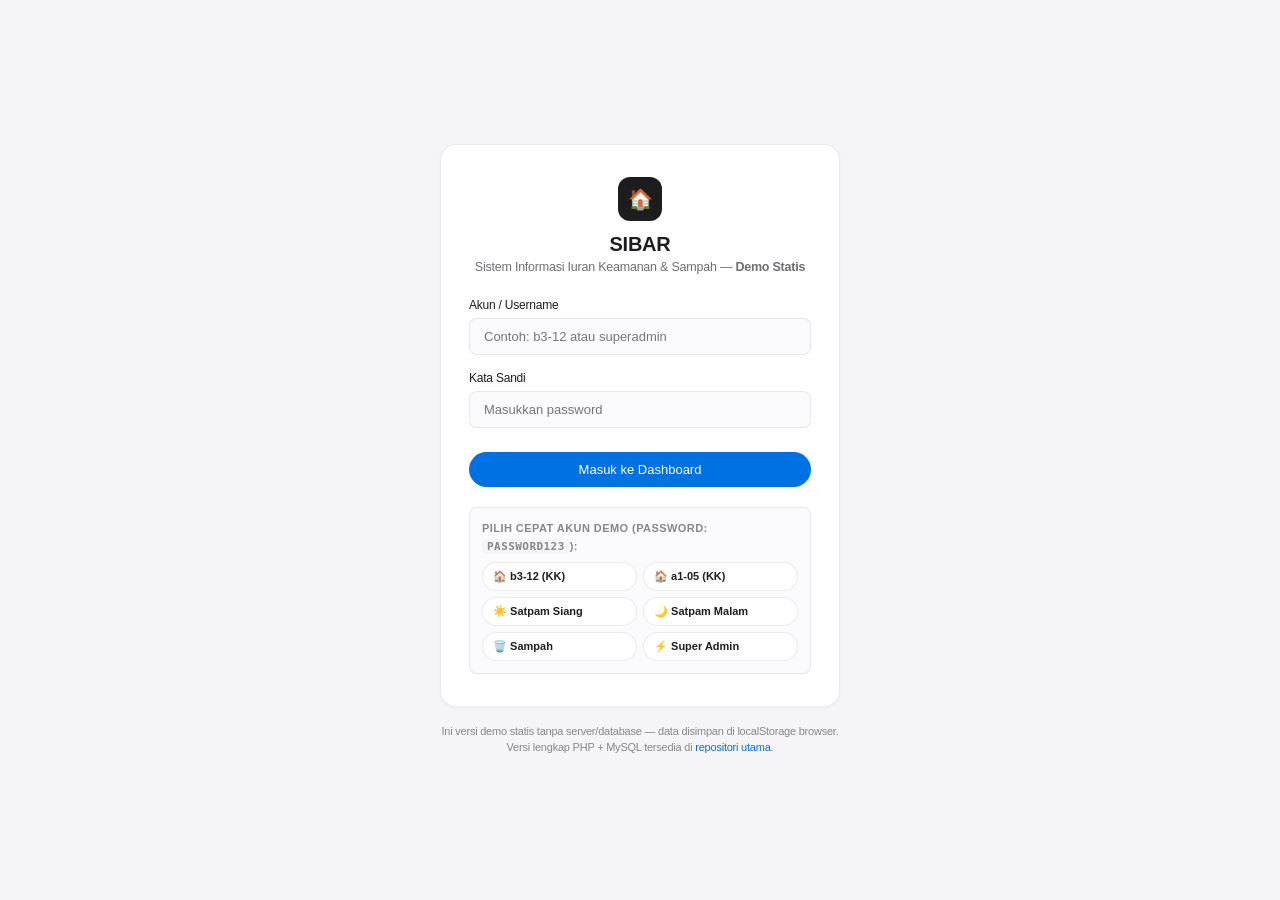
<file: login.html>
<!DOCTYPE html>
<html lang="id">
<head>
  <meta charset="UTF-8">
  <meta name="viewport" content="width=device-width, initial-scale=1.0">
  <title>Masuk — SIBAR (Demo Statis)</title>
  <style>
    :root {
      --bg-page: #f5f5f7;
      --bg-card: #ffffff;
      --bg-subtle: #fbfbfd;
      --border-subtle: rgba(0, 0, 0, 0.08);
      --text-primary: #1d1d1f;
      --text-secondary: #6e6e73;
      --text-tertiary: #86868b;
      --accent-blue: #0071e3;
      --accent-blue-hover: #0077ed;
      --accent-blue-subtle: #f0f6fd;
      --badge-unpaid-bg: #fff8eb;
      --badge-unpaid-text: #b25e00;
      --badge-unpaid-border: rgba(255, 149, 0, 0.22);
      --badge-paid-bg: #edf8f0;
      --badge-paid-text: #1b7a37;
      --badge-paid-border: rgba(52, 199, 89, 0.22);
      --shadow-card: 0 1px 3px rgba(0, 0, 0, 0.04);
      --radius-sm: 8px;
      --radius-md: 12px;
      --radius-lg: 16px;
      --radius-pill: 980px;
    }
    * { box-sizing: border-box; margin: 0; padding: 0; -webkit-font-smoothing: antialiased; }
    body {
      font-family: -apple-system, BlinkMacSystemFont, "SF Pro Text", "Segoe UI", Roboto, Helvetica, Arial, sans-serif;
      background: var(--bg-page);
      color: var(--text-primary);
      min-height: 100vh;
      display: flex;
      flex-direction: column;
      align-items: center;
      justify-content: center;
      padding: 24px;
      letter-spacing: -0.014em;
    }
    .auth-card {
      width: 100%; max-width: 400px;
      background: var(--bg-card);
      border: 1px solid var(--border-subtle);
      border-radius: var(--radius-lg);
      padding: 32px 28px;
      box-shadow: var(--shadow-card);
    }
    .auth-header { text-align: center; margin-bottom: 24px; }
    .logo-badge {
      width: 44px; height: 44px; border-radius: 12px;
      background: var(--text-primary); color: #fff;
      display: inline-flex; align-items: center; justify-content: center;
      font-size: 20px; margin-bottom: 12px;
    }
    .auth-header h2 { font-size: 20px; font-weight: 600; }
    .auth-header p { font-size: 12.5px; color: var(--text-secondary); margin-top: 4px; }
    .auth-alert {
      padding: 10px 14px; border-radius: var(--radius-sm); font-size: 12px; margin-bottom: 14px;
      background: #fff2f2; color: #d70015; border: 1px solid rgba(255, 59, 48, 0.2);
      display: none;
    }
    .auth-alert.show { display: block; }
    .auth-form { display: flex; flex-direction: column; gap: 16px; }
    .form-group { display: flex; flex-direction: column; gap: 6px; }
    .form-group label { font-size: 12px; font-weight: 500; }
    .form-control {
      width: 100%; padding: 10px 14px;
      border: 1px solid var(--border-subtle); border-radius: var(--radius-sm);
      font-size: 13px; font-family: inherit; background: var(--bg-subtle); color: var(--text-primary);
      outline: none; transition: border-color 0.12s ease;
    }
    .form-control:focus { border-color: var(--accent-blue); background: #fff; }
    .btn-auth-submit {
      width: 100%; padding: 10px; background: var(--accent-blue); color: #fff;
      border: none; border-radius: var(--radius-pill); font-size: 13px; font-weight: 500;
      cursor: pointer; transition: background 0.12s ease; margin-top: 8px;
    }
    .btn-auth-submit:hover { background: var(--accent-blue-hover); }
    .auth-hint {
      margin-top: 20px; padding: 12px; background: var(--bg-subtle);
      border-radius: var(--radius-sm); border: 1px solid var(--border-subtle);
      font-size: 11.5px; color: var(--text-secondary); line-height: 1.6;
    }
    .auth-hint code {
      font-family: ui-monospace, Menlo, monospace; font-size: 11px;
      background: var(--bg-page); padding: 1px 5px; border-radius: 4px;
      cursor: pointer; transition: background 0.12s ease;
    }
    .auth-hint code:hover { background: var(--accent-blue-subtle); color: var(--accent-blue); }
    .quick-login-grid {
      display: grid;
      grid-template-columns: repeat(2, 1fr);
      gap: 6px;
      margin-top: 6px;
    }
    .quick-chip {
      background: #fff;
      border: 1px solid var(--border-subtle);
      border-radius: var(--radius-pill);
      padding: 7px 10px;
      font-size: 11px;
      font-weight: 600;
      color: var(--text-primary);
      cursor: pointer;
      display: flex;
      align-items: center;
      gap: 5px;
      transition: all 0.12s ease;
      font-family: inherit;
    }
    .quick-chip:hover, .quick-chip:active {
      background: var(--accent-blue-subtle);
      border-color: var(--accent-blue);
      color: var(--accent-blue);
    }
    @media (max-width: 480px) {
      body { padding: 14px; }
      .auth-card { padding: 22px 18px; border-radius: var(--radius-lg); }
    }
    .demo-note {
      margin-top: 16px; font-size: 11px; color: var(--text-tertiary);
      text-align: center; max-width: 400px; line-height: 1.5;
    }
    .demo-note a { color: var(--accent-blue); text-decoration: none; }
  </style>
</head>
<body>

<div class="auth-card">
  <div class="auth-header">
    <div class="logo-badge">🏠</div>
    <h2>SIBAR</h2>
    <p>Sistem Informasi Iuran Keamanan &amp; Sampah — <strong>Demo Statis</strong></p>
  </div>

  <div class="auth-alert" id="authAlert">Username atau password salah. Gunakan salah satu akun demo di bawah.</div>

  <form class="auth-form" id="loginForm" autocomplete="off">
    <div class="form-group">
      <label for="username">Akun / Username</label>
      <input type="text" id="username" class="form-control" placeholder="Contoh: b3-12 atau superadmin" required>
    </div>
    <div class="form-group">
      <label for="password">Kata Sandi</label>
      <input type="password" id="password" class="form-control" placeholder="Masukkan password" required>
    </div>
    <button type="submit" class="btn-auth-submit">Masuk ke Dashboard</button>
  </form>

  <div class="auth-hint">
    <div style="font-size:11px; font-weight:700; color:var(--text-tertiary); text-transform:uppercase; letter-spacing:0.04em; margin-bottom:6px;">
      Pilih Cepat Akun Demo (Password: <code>password123</code>):
    </div>
    <div class="quick-login-grid">
      <button type="button" class="quick-chip" onclick="fillQuickDemo('b3-12')">🏠 b3-12 (KK)</button>
      <button type="button" class="quick-chip" onclick="fillQuickDemo('a1-05')">🏠 a1-05 (KK)</button>
      <button type="button" class="quick-chip" onclick="fillQuickDemo('satpam_siang')">☀️ Satpam Siang</button>
      <button type="button" class="quick-chip" onclick="fillQuickDemo('satpam_malam')">🌙 Satpam Malam</button>
      <button type="button" class="quick-chip" onclick="fillQuickDemo('sampah')">🗑️ Sampah</button>
      <button type="button" class="quick-chip" onclick="fillQuickDemo('superadmin')">⚡ Super Admin</button>
    </div>
  </div>
</div>

<p class="demo-note">
  Ini versi demo statis tanpa server/database — data disimpan di localStorage browser.
  Versi lengkap PHP + MySQL tersedia di <a href="https://github.com/Shuya-sal/sibar">repositori utama</a>.
</p>

<script src="sibar-demo-data.js"></script>
<script>
  // === SHARED HELPERS (harus di awal — dipakai guard & render) ===
  function escHtml(s) {
    return String(s ?? '')
      .replace(/&/g, '&amp;').replace(/</g, '&lt;').replace(/>/g, '&gt;')
      .replace(/"/g, '&quot;').replace(/'/g, '&#39;');
  }

  function spaGo(route) {
    if (window.parent && window.parent.SIBAR_SPA) {
      window.parent.SIBAR_SPA.navigate(route);
    } else {
      window.location.href = 'app.html#/' + route;
    }
  }

  function spaRedirect(path) {
    if (window.parent && window.parent !== window && window.parent.SIBAR_SPA) {
      var route = path.split('#/')[1];
      window.parent.SIBAR_SPA.navigate(route);
    } else {
      window.location.href = path;
    }
  }
  const alertBox = document.getElementById('authAlert');

  function fillQuickDemo(u) {
    document.getElementById('username').value = u;
    document.getElementById('password').value = 'password123';
    alertBox.classList.remove('show');
  }

  document.getElementById('loginForm').addEventListener('submit', (e) => {
    e.preventDefault();
    const u = document.getElementById('username').value.trim().toLowerCase();
    const p = document.getElementById('password').value;

    const db = SIBAR.load();
    const found = db.users.find(x => x.username.toLowerCase() === u);

    // Di demo, password default adalah 'password123'
    if (found && p === 'password123') {
      sessionStorage.setItem('sibar_demo_session', JSON.stringify(found));
      spaRedirect('app.html' + (found.role === 'warga' ? '#/dashboard' : '#/monitoring'));
      return false;
    } else {
      alertBox.classList.add('show');
    }
  });

  // Hindari navigasi GET saat form disubmit via Enter
  document.getElementById('loginForm').setAttribute('action', 'javascript:void(0)');
</script>

<script>
  // Redirect helper SPA-aware: jika dalam iframe, biarkan shell yang navigasi
  function spaRedirect(path) {
    // path contoh: 'app.html#/login'
    if (window.parent && window.parent !== window && window.parent.SIBAR_SPA) {
      var route = path.split('#/')[1];
      window.parent.SIBAR_SPA.navigate(route);
    } else {
      window.location.href = path;
    }
  }
</script>
</body>
</html>
</file>
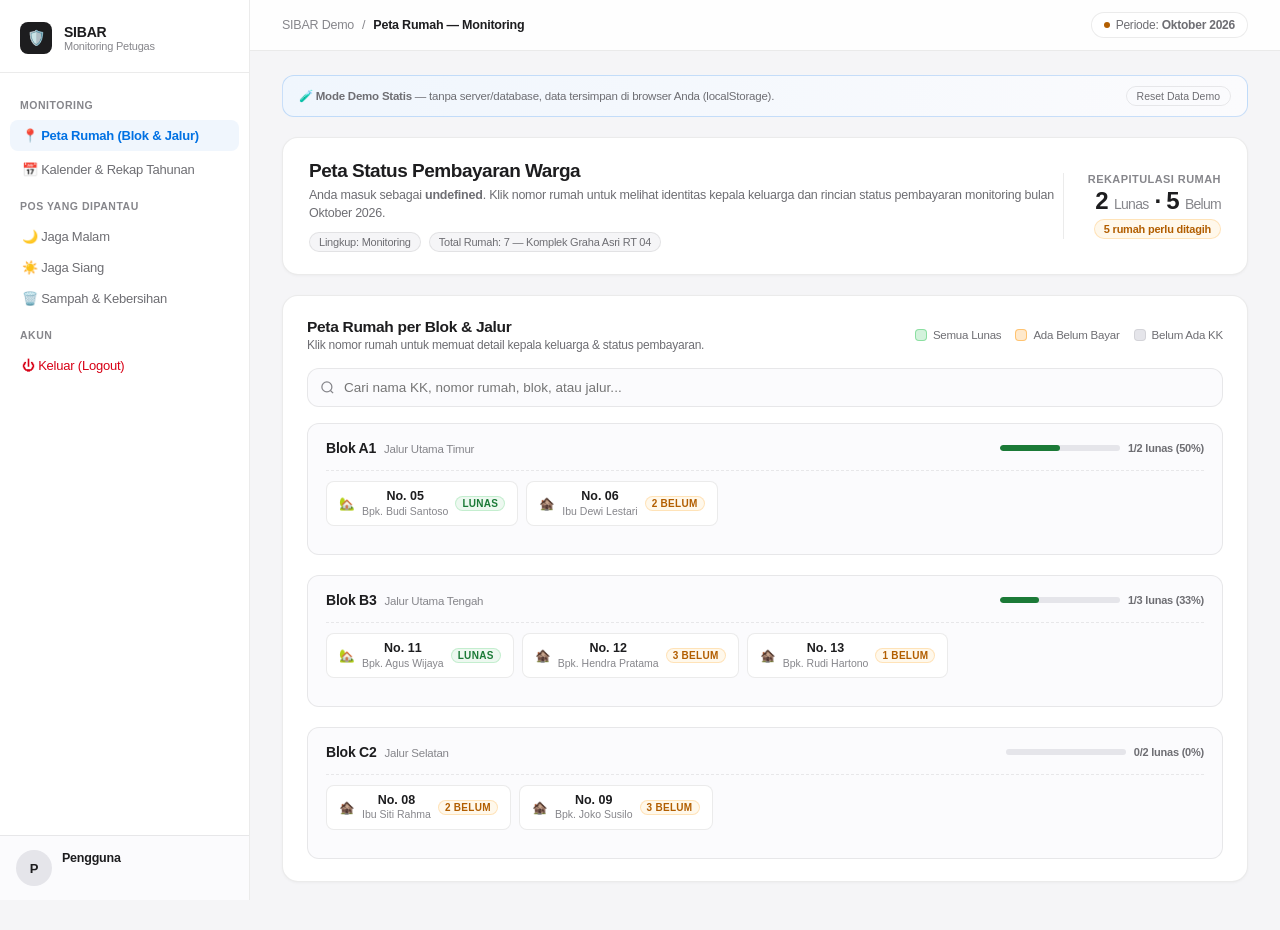
<file: monitoring.html>
<!DOCTYPE html>
<html lang="id">
<head>
  <meta charset="UTF-8">
  <meta name="viewport" content="width=device-width, initial-scale=1.0">
  <title>Peta Rumah — SIBAR Monitoring (Demo)</title>
  <style>
    :root {
      --bg-page: #f5f5f7;
      --bg-card: #ffffff;
      --bg-subtle: #fbfbfd;
      --border-subtle: rgba(0, 0, 0, 0.08);
      --text-primary: #1d1d1f;
      --text-secondary: #6e6e73;
      --text-tertiary: #86868b;
      --accent-blue: #0071e3;
      --accent-blue-subtle: #f0f6fd;
      --badge-unpaid-bg: #fff8eb;
      --badge-unpaid-text: #b25e00;
      --badge-unpaid-border: rgba(255, 149, 0, 0.22);
      --badge-paid-bg: #edf8f0;
      --badge-paid-text: #1b7a37;
      --badge-paid-border: rgba(52, 199, 89, 0.22);
      --shadow-card: 0 1px 3px rgba(0, 0, 0, 0.04);
      --shadow-hover: 0 6px 18px rgba(0, 0, 0, 0.06);
      --radius-sm: 8px;
      --radius-md: 12px;
      --radius-lg: 16px;
      --radius-pill: 980px;
    }
    * { box-sizing: border-box; margin: 0; padding: 0; -webkit-font-smoothing: antialiased; }
    body {
      font-family: -apple-system, BlinkMacSystemFont, "SF Pro Text", "Segoe UI", Roboto, Helvetica, Arial, sans-serif;
      background: var(--bg-page); color: var(--text-primary);
      display: flex; letter-spacing: -0.014em; min-height: 100vh;
    }
    .sidebar {
      width: 250px; background: rgba(255,255,255,0.95);
      border-right: 1px solid var(--border-subtle);
      display: flex; flex-direction: column; flex-shrink: 0;
      position: sticky; top: 0; height: 100vh; z-index: 20;
    }
    .brand-section { padding: 22px 20px 18px; display: flex; align-items: center; gap: 12px; border-bottom: 1px solid var(--border-subtle); }
    .brand-logo { width: 32px; height: 32px; border-radius: 8px; background: var(--text-primary); color: #fff; display: flex; align-items: center; justify-content: center; font-size: 15px; }
    .brand-text h1 { font-size: 14px; font-weight: 600; }
    .brand-text p { font-size: 11px; color: var(--text-tertiary); }
    .nav-menu { padding: 14px 10px; display: flex; flex-direction: column; gap: 3px; flex: 1; }
    .nav-label { font-size: 10.5px; font-weight: 600; text-transform: uppercase; letter-spacing: 0.05em; color: var(--text-tertiary); padding: 12px 10px 6px; }
    .nav-item {
      display: flex; align-items: center; gap: 10px; padding: 8px 12px;
      border-radius: var(--radius-sm); color: var(--text-secondary);
      font-size: 13px; font-weight: 500; text-decoration: none; transition: all 0.12s ease;
    }
    .nav-item:hover { background: var(--bg-page); color: var(--text-primary); }
    .nav-item.active { background: var(--accent-blue-subtle); color: var(--accent-blue); font-weight: 600; }
    .nav-item.logout { color: #d70015; }
    .sidebar-footer { padding: 14px 16px; border-top: 1px solid var(--border-subtle); background: var(--bg-subtle); display: flex; align-items: center; gap: 10px; }
    .avatar { width: 36px; height: 36px; border-radius: 50%; background: #e5e5ea; color: #1d1d1f; display: flex; align-items: center; justify-content: center; font-weight: 600; font-size: 13px; flex-shrink: 0; }
    .user-name { font-size: 12.5px; font-weight: 600; }
    .role-badge {
      display: inline-flex; align-items: center; font-size: 10px; font-weight: 700;
      text-transform: uppercase; letter-spacing: 0.04em; padding: 2px 8px; border-radius: var(--radius-pill);
    }
    .role-badge.super_admin { background: #f0e9fd; color: #6941c6; border: 1px solid rgba(105,65,198,0.25); }
    .role-badge.satpam_siang, .role-badge.satpam_malam { background: var(--accent-blue-subtle); color: var(--accent-blue); border: 1px solid rgba(0,113,227,0.25); }
    .role-badge.sampah { background: var(--badge-paid-bg); color: var(--badge-paid-text); border: 1px solid var(--badge-paid-border); }
    .main-wrapper { flex: 1; display: flex; flex-direction: column; overflow-x: hidden; }
    .top-header {
      background: rgba(255,255,255,0.85); backdrop-filter: blur(20px);
      position: sticky; top: 0; z-index: 10;
      border-bottom: 1px solid var(--border-subtle);
      padding: 12px 32px; display: flex; align-items: center; justify-content: space-between;
    }
    .breadcrumb { display: flex; align-items: center; gap: 8px; font-size: 12.5px; color: var(--text-tertiary); }
    .breadcrumb .current { color: var(--text-primary); font-weight: 600; }
    .period-chip {
      background: var(--bg-card); border: 1px solid var(--border-subtle);
      border-radius: var(--radius-pill); padding: 5px 12px; font-size: 12px; color: var(--text-secondary);
      display: flex; align-items: center; gap: 6px;
    }
    .period-dot { width: 6px; height: 6px; background: var(--badge-unpaid-text); border-radius: 50%; }
    .content-body { padding: 24px 32px 48px; max-width: 1200px; margin: 0 auto; width: 100%; display: flex; flex-direction: column; gap: 20px; }
    .household-hero {
      background: var(--bg-card); border: 1px solid var(--border-subtle);
      border-radius: var(--radius-lg); padding: 22px 26px;
      display: flex; justify-content: space-between; align-items: center; box-shadow: var(--shadow-card);
    }
    .hero-meta h2 { font-size: 19px; font-weight: 600; letter-spacing: -0.025em; }
    .hero-meta p { font-size: 12.5px; color: var(--text-secondary); margin-top: 4px; line-height: 1.45; }
    .hero-badges { display: flex; gap: 8px; margin-top: 10px; flex-wrap: wrap; }
    .hero-tag { font-size: 11px; background: var(--bg-page); border: 1px solid var(--border-subtle); padding: 3px 9px; border-radius: var(--radius-pill); color: var(--text-secondary); }
    .hero-summary-box { text-align: right; padding-left: 24px; border-left: 1px solid var(--border-subtle); flex-shrink: 0; }
    .hero-summary-box .sub { font-size: 11px; color: var(--text-tertiary); text-transform: uppercase; letter-spacing: 0.04em; font-weight: 600; }
    .hero-summary-box .amount { font-size: 24px; font-weight: 700; margin: 2px 0 4px; letter-spacing: -0.03em; }
    .status-badge { display: inline-flex; align-items: center; gap: 5px; padding: 3px 9px; border-radius: var(--radius-pill); font-size: 11px; font-weight: 600; white-space: nowrap; }
    .status-badge.unpaid { background: var(--badge-unpaid-bg); color: var(--badge-unpaid-text); border: 1px solid var(--badge-unpaid-border); }
    .status-badge.paid { background: var(--badge-paid-bg); color: var(--badge-paid-text); border: 1px solid var(--badge-paid-border); }
    .section-container { background: var(--bg-card); border: 1px solid var(--border-subtle); border-radius: var(--radius-lg); padding: 22px 24px; box-shadow: var(--shadow-card); }
    .section-header { display: flex; justify-content: space-between; align-items: center; margin-bottom: 16px; flex-wrap: wrap; gap: 10px; }
    .section-title-wrap h3 { font-size: 15.5px; font-weight: 600; letter-spacing: -0.02em; }
    .section-title-wrap p { font-size: 12px; color: var(--text-secondary); margin-top: 2px; }
    .map-legend { display: flex; align-items: center; gap: 14px; flex-wrap: wrap; font-size: 11.5px; color: var(--text-secondary); }
    .legend-item { display: inline-flex; align-items: center; gap: 6px; }
    .legend-dot { width: 12px; height: 12px; border-radius: 4px; border: 1px solid var(--border-subtle); background: #fff; }
    .legend-dot.lunas { background: #d3f2dc; border-color: rgba(52,199,89,0.45); }
    .legend-dot.belum { background: #ffe9cc; border-color: rgba(255,149,0,0.45); }
    .legend-dot.kosong { background: #e5e5ea; border-color: var(--border-subtle); }
    /* Search Bar Peta Rumah */
    .map-search-wrap { position: relative; display: flex; align-items: center; margin-bottom: 16px; }
    .map-search-wrap svg { position: absolute; left: 13px; width: 15px; height: 15px; color: var(--text-tertiary); pointer-events: none; }
    .map-search-wrap input {
      width: 100%; padding: 11px 40px 11px 36px; font-size: 13.5px; font-family: inherit;
      border-radius: var(--radius-md); border: 1px solid var(--border-subtle); background: var(--bg-subtle);
      outline: none; transition: all 0.15s ease;
    }
    .map-search-wrap input:focus { border-color: var(--accent-blue); background: #fff; box-shadow: 0 0 0 3px var(--accent-blue-subtle); }
    .map-search-clear {
      position: absolute; right: 8px; width: 26px; height: 26px; border: none; border-radius: 50%;
      background: #d1d1d6; color: #fff; font-size: 15px; line-height: 1; cursor: pointer;
      display: flex; align-items: center; justify-content: center; transition: background 0.12s ease;
    }
    .map-search-clear:hover { background: #aeaeb2; }
    .map-search-empty {
      padding: 36px 24px; text-align: center; color: var(--text-tertiary); font-size: 13.5px;
      background: var(--bg-subtle); border: 1px dashed var(--border-subtle); border-radius: var(--radius-md); margin-bottom: 16px;
    }
    .map-search-empty p { margin: 4px 0; }
    .map-blocks { display: flex; flex-direction: column; gap: 20px; }
    .block-panel { background: var(--bg-subtle); border: 1px solid var(--border-subtle); border-radius: var(--radius-md); padding: 16px 18px 18px; }
    .block-panel-header { display: flex; justify-content: space-between; align-items: center; margin-bottom: 14px; }
    .block-title { display: flex; align-items: baseline; gap: 8px; }
    .block-title h4 { font-size: 14px; font-weight: 600; }
    .block-title .lane { font-size: 11.5px; color: var(--text-tertiary); }
    .block-summary { display: flex; gap: 8px; align-items: center; }
    .block-progress-track { width: 120px; height: 6px; background: #e5e5ea; border-radius: var(--radius-pill); overflow: hidden; }
    .block-progress-fill { height: 100%; background: var(--badge-paid-text); border-radius: var(--radius-pill); }
    .block-progress-text { font-size: 11px; font-weight: 600; color: var(--text-secondary); }
    .lane-row { display: flex; align-items: center; gap: 10px; flex-wrap: wrap; padding: 10px 0; border-top: 1px dashed var(--border-subtle); }
    .lane-row:first-of-type { border-top: none; padding-top: 0; }
    .lane-label { flex: 0 0 150px; font-size: 11px; font-weight: 600; text-transform: uppercase; letter-spacing: 0.04em; color: var(--text-tertiary); }
    .house-chips { display: flex; gap: 8px; flex-wrap: wrap; }
    .house-chip {
      display: inline-flex; align-items: center; gap: 7px;
      background: #fff; border: 1px solid var(--border-subtle); border-radius: var(--radius-sm);
      padding: 7px 12px; cursor: pointer; font-size: 12.5px; font-weight: 600;
      color: var(--text-primary); transition: all 0.12s ease; min-width: 84px;
      font-family: inherit;
    }
    .house-chip:hover { border-color: var(--accent-blue); box-shadow: var(--shadow-hover); transform: translateY(-1px); }
    .house-chip .chip-main { display: flex; flex-direction: column; line-height: 1.25; }
    .house-chip .chip-no { font-size: 12.5px; font-weight: 600; color: var(--text-primary); }
    .house-chip .chip-name { font-size: 10.5px; font-weight: 500; color: var(--text-tertiary); max-width: 110px; overflow: hidden; text-overflow: ellipsis; white-space: nowrap; }
    .house-chip .chip-status { font-size: 10px; font-weight: 700; text-transform: uppercase; letter-spacing: 0.03em; padding: 1px 6px; border-radius: var(--radius-pill); }
    .house-chip.all-paid .chip-status { background: var(--badge-paid-bg); color: var(--badge-paid-text); border: 1px solid var(--badge-paid-border); }
    .house-chip.has-unpaid .chip-status { background: var(--badge-unpaid-bg); color: var(--badge-unpaid-text); border: 1px solid var(--badge-unpaid-border); }
    .house-chip.no-user { opacity: 0.55; cursor: default; }
    .house-chip.no-user:hover { border-color: var(--border-subtle); transform: none; box-shadow: none; }
    .house-chip.no-user .chip-status { background: #e5e5ea; color: var(--text-tertiary); }
    .house-detail-overlay {
      position: fixed; inset: 0; background: rgba(0,0,0,0.25); backdrop-filter: blur(4px);
      display: none; align-items: stretch; justify-content: flex-end; z-index: 90;
    }
    .house-detail-overlay.active { display: flex; }
    .house-detail-panel {
      width: 460px; max-width: 92vw; height: 100%; background: #fff;
      border-left: 1px solid var(--border-subtle); box-shadow: -12px 0 40px rgba(0,0,0,0.10);
      overflow-y: auto; animation: slideIn 0.2s cubic-bezier(0.16,1,0.3,1);
      display: flex; flex-direction: column;
    }
    @keyframes slideIn { from { transform: translateX(40px); opacity: 0; } to { transform: none; opacity: 1; } }
    .house-detail-header {
      padding: 18px 22px; border-bottom: 1px solid var(--border-subtle);
      display: flex; justify-content: space-between; align-items: center;
      background: var(--bg-subtle); position: sticky; top: 0; z-index: 2;
    }
    .house-detail-header h4 { font-size: 15px; font-weight: 600; }
    .house-detail-header .house-sub { font-size: 11.5px; color: var(--text-tertiary); margin-top: 2px; }
    .house-detail-body { padding: 20px 22px; display: flex; flex-direction: column; gap: 18px; }
    .detail-section-title { font-size: 11px; font-weight: 600; text-transform: uppercase; letter-spacing: 0.04em; color: var(--text-tertiary); margin-bottom: 8px; }
    .detail-kv-grid { display: grid; grid-template-columns: 1fr 1fr; gap: 12px; }
    .detail-kv .label { font-size: 10.5px; color: var(--text-tertiary); text-transform: uppercase; letter-spacing: 0.04em; font-weight: 600; }
    .detail-kv .val { font-size: 13px; font-weight: 500; margin-top: 2px; }
    .detail-bill-table { width: 100%; border-collapse: collapse; font-size: 12.5px; }
    .detail-bill-table th { text-align: left; font-size: 10.5px; font-weight: 600; text-transform: uppercase; letter-spacing: 0.04em; color: var(--text-tertiary); padding: 8px 0; border-bottom: 1px solid var(--border-subtle); }
    .detail-bill-table td { padding: 10px 0; border-bottom: 1px solid var(--border-subtle); }
    .detail-bill-table td.amount { text-align: right; font-weight: 600; }
    .toast {
      position: fixed; bottom: 24px; right: 24px; background: rgba(29,29,31,0.95); color: #fff;
      padding: 10px 18px; border-radius: var(--radius-pill); font-size: 12.5px;
      display: flex; align-items: center; gap: 8px; box-shadow: 0 8px 20px rgba(0,0,0,0.18);
      transform: translateY(80px); opacity: 0; transition: all 0.25s cubic-bezier(0.16,1,0.3,1); z-index: 120;
    }
    .toast.show { transform: translateY(0); opacity: 1; }
    .demo-banner {
      background: linear-gradient(90deg, #f0f6fd, #fbfbfd);
      border: 1px solid rgba(0,113,227,0.2);
      border-radius: var(--radius-md); padding: 10px 16px;
      font-size: 11.5px; color: var(--text-secondary);
      display: flex; justify-content: space-between; align-items: center; gap: 10px;
    }
    .demo-banner button {
      background: none; border: 1px solid var(--border-subtle); border-radius: var(--radius-pill);
      padding: 3px 10px; font-size: 10.5px; cursor: pointer; color: var(--text-secondary); font-family: inherit;
    }
    .demo-banner button:hover { border-color: #d70015; color: #d70015; }
    @media (max-width: 860px) {
      body { padding-bottom: 84px !important; }
      html, body { max-width: 100%; overflow-x: hidden; }
      .content-body { padding: 12px 14px 84px !important; gap: 12px; max-width: 100% !important; }
      .sidebar { display: none !important; }
      .lane-label { flex: 0 0 100%; margin-top: 2px; }
      .household-hero { flex-direction: column; align-items: stretch; gap: 10px; padding: 14px; }
      .hero-meta p { display: none; }
      .hero-summary-box { text-align: left; padding-left: 0; border-left: none; border-top: 1px solid var(--border-subtle); padding-top: 10px; display: flex; justify-content: space-between; align-items: center; }
      .top-header { padding: 8px 14px; }

      /* Search bar peta: lebih besar & nyaman dijempol */
      .map-search-wrap input { padding: 13px 42px 13px 38px; font-size: 14px; }
      .map-search-clear { width: 30px; height: 30px; }

      /* Header kartu blok: judul & progress tersusun, badge tidak terpotong */
      .block-panel { padding: 14px; }
      .block-panel-header { flex-direction: column; align-items: stretch; gap: 10px; }
      .block-summary { width: 100%; }
      .block-progress-track { flex: 1; width: auto; }
      .block-progress-text { flex-shrink: 0; }

      /* Chip Rumah: 1 kolom penuh, tidak terpotong */
      .house-chips { display: grid; grid-template-columns: 1fr; gap: 8px; }
      .house-chip {
        min-height: 52px; padding: 10px 12px; justify-content: space-between;
        width: 100%; max-width: 100%; box-sizing: border-box;
      }
      .house-chip .chip-name { max-width: 150px; }
      .house-chip .chip-status { font-size: 9.5px; padding: 2px 7px; flex-shrink: 0; margin-left: 8px; }

      .house-detail-overlay { align-items: flex-end !important; }
      .house-detail-panel { width: 100% !important; max-width: 100% !important; height: auto !important; max-height: 85vh !important; border-radius: 20px 20px 0 0 !important; border-left: none !important; border-top: 1px solid var(--border-subtle); box-shadow: 0 -12px 36px rgba(0, 0, 0, 0.16) !important; animation: slideUpSheet 0.25s cubic-bezier(0.16, 1, 0.3, 1) !important; }
      .ios-bottom-tabbar { display: flex !important; }
    }
    @keyframes slideUpSheet { from { transform: translateY(100%); } to { transform: translateY(0); } }
    .modal-grabber { width: 38px; height: 5px; background: #d1d1d6; border-radius: 3px; margin: 8px auto 0; display: block; flex-shrink: 0; }
    .ios-bottom-tabbar {
      position: fixed; bottom: 0; left: 0; right: 0; height: 56px;
      background: rgba(255, 255, 255, 0.92); backdrop-filter: blur(20px); -webkit-backdrop-filter: blur(20px);
      border-top: 1px solid var(--border-subtle); display: none; justify-content: space-around; align-items: center; z-index: 80;
    }
    .tabbar-item { flex: 1; display: flex; flex-direction: column; align-items: center; justify-content: center; gap: 2px; color: var(--text-secondary); text-decoration: none; font-size: 10px; font-weight: 500; }
    .tabbar-item.active { color: var(--accent-blue); font-weight: 600; }
    .tabbar-item svg { width: 20px; height: 20px; stroke-width: 2; }
      html.spa-child .sidebar, html.spa-child .top-header .btn-header, html.spa-child .ios-bottom-tabbar { display: none !important; }
    html.spa-child .app-container { display: block !important; }
  </style>
</head>
<body>

<div style="display:flex; width:100%;">
  <!-- SIDEBAR -->
  <aside class="sidebar">
    <div class="brand-section">
      <div class="brand-logo">🛡️</div>
      <div class="brand-text">
        <h1>SIBAR</h1>
        <p>Monitoring Petugas</p>
      </div>
    </div>
    <nav class="nav-menu">
      <div class="nav-label">Monitoring</div>
      <a href="javascript:void(0)" onclick="spaGo('monitoring')" class="nav-item active">📍 Peta Rumah (Blok &amp; Jalur)</a>
      <a href="javascript:void(0)" onclick="spaGo('calendar')" class="nav-item">📅 Kalender &amp; Rekap Tahunan</a>
      <div class="nav-label">Pos yang Dipantau</div>
      <div id="scopeMenu"></div>
      <div class="nav-label">Akun</div>
      <a href="javascript:void(0)" class="nav-item logout" onclick="sessionStorage.removeItem('sibar_demo_session');spaGo(\'login\')">⏻ Keluar (Logout)</a>
    </nav>
    <div class="sidebar-footer">
      <div class="avatar" id="avatarEl">—</div>
      <div class="user-info" style="flex:1;">
        <div class="user-name" id="userNameEl">—</div>
        <div style="margin-top:3px;"><span class="role-badge" id="roleBadgeEl">—</span></div>
      </div>
    </div>
  </aside>

  <!-- MAIN -->
  <main class="main-wrapper">
    <header class="top-header">
      <div class="breadcrumb"><span>SIBAR Demo</span><span>/</span><span class="current" id="bcScope">Peta Rumah</span></div>
      <div class="period-chip"><div class="period-dot"></div><span>Periode: <strong>Oktober 2026</strong></span></div>
    </header>

    <div class="content-body">
      <div class="demo-banner">
        <span>🧪 <strong>Mode Demo Statis</strong> — tanpa server/database, data tersimpan di browser Anda (localStorage).</span>
        <button onclick="if(confirm('Reset data demo?')){SIBAR.reset();sessionStorage.clear();spaGo('login');}">Reset Data Demo</button>
      </div>

      <section class="household-hero">
        <div class="hero-meta">
          <h2>Peta Status Pembayaran Warga</h2>
          <p id="heroDesc">Memuat…</p>
          <div class="hero-badges">
            <span class="hero-tag" id="scopeTag">—</span>
            <span class="hero-tag" id="totalTag">—</span>
          </div>
        </div>
        <div class="hero-summary-box">
          <div class="sub">Rekapitulasi Rumah</div>
          <div class="amount" id="recapAmount">—</div>
          <span class="status-badge unpaid" id="recapPill">—</span>
        </div>
      </section>

      <section class="section-container">
        <div class="section-header">
          <div class="section-title-wrap">
            <h3>Peta Rumah per Blok &amp; Jalur</h3>
            <p>Klik nomor rumah untuk memuat detail kepala keluarga &amp; status pembayaran.</p>
          </div>
          <div class="map-legend">
            <span class="legend-item"><span class="legend-dot lunas"></span> Semua Lunas</span>
            <span class="legend-item"><span class="legend-dot belum"></span> Ada Belum Bayar</span>
            <span class="legend-item"><span class="legend-dot kosong"></span> Belum Ada KK</span>
          </div>
        </div>
        <!-- PENCARIAN PETA RUMAH -->
        <div class="map-search-wrap">
          <svg viewBox="0 0 24 24" fill="none" stroke="currentColor" stroke-width="2"><circle cx="11" cy="11" r="8"/><path d="m21 21-4.3-4.3"/></svg>
          <input type="text" id="mapSearchInput" placeholder="Cari nama KK, nomor rumah, blok, atau jalur..." oninput="filterMapHouses()" autocomplete="off">
          <button type="button" class="map-search-clear" id="mapSearchClear" onclick="clearMapSearch()" style="display:none;">&times;</button>
        </div>
        <div class="map-search-empty" id="mapSearchEmpty" style="display:none;">
          <div style="font-size:26px;">🔍</div>
          <p><strong>Tidak ada rumah yang cocok.</strong></p>
          <p style="font-size:12px;">Coba kata kunci lain — misalnya nama kepala keluarga, nomor rumah (mis. <em>12</em>), blok (mis. <em>B3</em>), atau jalur.</p>
        </div>

        <div class="map-blocks" id="mapBlocks"></div>
      </section>
    </div>
  </main>
</div>

<!-- DRAWER -->
<div class="house-detail-overlay" id="drawerOverlay">
  <div class="house-detail-panel">
    <div class="modal-grabber"></div>
    <div class="house-detail-header">
      <div>
        <h4 id="drawerTitle">Detail Rumah</h4>
        <div class="house-sub" id="drawerSub">—</div>
      </div>
      <button style="background:none;border:none;font-size:18px;cursor:pointer;color:var(--text-tertiary);" onclick="closeDrawer()">&times;</button>
    </div>
    <div class="house-detail-body" id="drawerBody"></div>
  </div>
</div>

<!-- APPLE IOS NATIVE BOTTOM TAB BAR -->
<nav class="ios-bottom-tabbar" id="mobileTabNav"></nav>

<div class="toast" id="toastBox"><span id="toastText">—</span></div>

<script src="sibar-demo-data.js"></script>
<script>
  // === SHARED HELPERS (harus di awal — dipakai guard & render) ===
  function escHtml(s) {
    return String(s ?? '')
      .replace(/&/g, '&amp;').replace(/</g, '&lt;').replace(/>/g, '&gt;')
      .replace(/"/g, '&quot;').replace(/'/g, '&#39;');
  }

  function spaGo(route) {
    if (window.parent && window.parent.SIBAR_SPA) {
      window.parent.SIBAR_SPA.navigate(route);
    } else {
      window.location.href = 'app.html#/' + route;
    }
  }

  function spaRedirect(path) {
    if (window.parent && window.parent !== window && window.parent.SIBAR_SPA) {
      var route = path.split('#/')[1];
      window.parent.SIBAR_SPA.navigate(route);
    } else {
      window.location.href = path;
    }
  }
  function getSession() { return SIBAR.currentUser(); }
  if (getSession() && getSession().role === 'warga') { spaRedirect('app.html#/monitoring'); }

  const YEAR = 2026, MONTH = 10;
  const feeCodes = SIBAR.allowedFeeCodes(getSession()?.role); // null = semua
  const scopeLabel = {
    satpam_siang: 'Iuran Jaga Siang',
    satpam_malam: 'Iuran Jaga Malam',
    sampah: 'Iuran Sampah & Kebersihan',
    super_admin: 'Semua Pos Iuran'
  }[(getSession() || {}).role] || 'Monitoring';

  document.getElementById('bcScope').textContent = 'Peta Rumah — ' + scopeLabel;
  document.getElementById('scopeTag').textContent = 'Lingkup: ' + scopeLabel;

  // Sidebar user
  const _sess = getSession() || {};
  document.getElementById('avatarEl').textContent = (_sess.name || 'Pengguna').split(' ').slice(-2).map(w => w[0]).join('').toUpperCase();
  document.getElementById('userNameEl').textContent = _sess.name || 'Pengguna';
  const rb = document.getElementById('roleBadgeEl');
  rb.textContent = SIBAR.roleLabel(_sess.role);
  rb.classList.add(_sess.role || 'warga');

  // Sidebar scope menu
  const scopeMenu = document.getElementById('scopeMenu');
  const allPos = [
    { code: 'jaga_malam', label: 'Jaga Malam', icon: '🌙' },
    { code: 'jaga_siang', label: 'Jaga Siang', icon: '☀️' },
    { code: 'sampah', label: 'Sampah & Kebersihan', icon: '🗑️' }
  ];
  const visiblePos = feeCodes ? allPos.filter(p => feeCodes.includes(p.code)) : allPos;
  let scopeMenuHtml = visiblePos.map(p =>
    `<a href="#" class="nav-item" onclick="event.preventDefault()">${p.icon} ${p.label}</a>`
  ).join('');

  if ((getSession() || {}).role === 'super_admin') {
    scopeMenuHtml += `
      <div class="nav-label" style="margin-top:6px;">Administrasi</div>
      <a href="javascript:void(0)" onclick="spaGo('users')" class="nav-item">⚙️ Kelola Akun (KK, Satpam, Sampah)</a>
    `;
    const topHdr = document.querySelector('.top-header');
    if (topHdr) {
      const btn = document.createElement('a');
      btn.href = 'users.html';
      btn.className = 'btn-primary';
      btn.style.textDecoration = 'none';
      btn.style.fontSize = '12px';
      btn.style.padding = '6px 12px';
      btn.style.marginLeft = '12px';
      btn.innerHTML = '⚙️ Kelola Akun';
      topHdr.appendChild(btn);
    }
  }
  scopeMenu.innerHTML = scopeMenuHtml;

  // Render Mobile Bottom Tabbar
  const mobTab = document.getElementById('mobileTabNav');
  if (mobTab) {
    let tabHtml = `
      <a href="javascript:void(0)" onclick="spaGo('monitoring')" class="tabbar-item active">
        <svg viewBox="0 0 24 24" fill="none" stroke="currentColor"><path d="M20 10c0 6-8 12-8 12s-8-6-8-12a8 8 0 0 1 16 0Z"/><circle cx="12" cy="10" r="3"/></svg>
        <span>Peta Rumah</span>
      </a>
      <a href="javascript:void(0)" onclick="spaGo('calendar')" class="tabbar-item">
        <svg viewBox="0 0 24 24" fill="none" stroke="currentColor"><rect width="18" height="18" x="3" y="4" rx="2" ry="2"/><line x1="16" x2="16" y1="2" y2="6"/><line x1="8" x2="8" y1="2" y2="6"/><line x1="3" x2="21" y1="10" y2="10"/></svg>
        <span>Kalender</span>
      </a>
    `;
    if ((getSession() || {}).role === 'super_admin') {
      tabHtml += `
        <a href="javascript:void(0)" onclick="spaGo('users')" class="tabbar-item">
          <svg viewBox="0 0 24 24" fill="none" stroke="currentColor"><circle cx="12" cy="12" r="3"/><path d="M19.4 15a1.65 1.65 0 0 0 .33 1.82l.06.06a2 2 0 0 1 0 2.83 2 2 0 0 1-2.83 0l-.06-.06a1.65 1.65 0 0 0-1.82-.33 1.65 1.65 0 0 0-1 1.51V21a2 2 0 0 1-2 2 2 2 0 0 1-2-2v-.09A1.65 1.65 0 0 0 9 19.4a1.65 1.65 0 0 0-1.82.33l-.06.06a2 2 0 0 1-2.83 0 2 2 0 0 1 0-2.83l.06-.06a1.65 1.65 0 0 0 .33-1.82 1.65 1.65 0 0 0-1.51-1H3a2 2 0 0 1-2-2 2 2 0 0 1 2-2h.09A1.65 1.65 0 0 0 4.6 9a1.65 1.65 0 0 0-.33-1.82l-.06-.06a2 2 0 0 1 0-2.83 2 2 0 0 1 2.83 0l.06.06a1.65 1.65 0 0 0 1.82.33H9a1.65 1.65 0 0 0 1-1.51V3a2 2 0 0 1 2-2 2 2 0 0 1 2 2v.09a1.65 1.65 0 0 0 1 1.51 1.65 1.65 0 0 0 1.82-.33l.06-.06a2 2 0 0 1 2.83 0 2 2 0 0 1 0 2.83l-.06.06a1.65 1.65 0 0 0-.33 1.82V9a1.65 1.65 0 0 0 1.51 1H21a2 2 0 0 1 2 2 2 2 0 0 1-2 2h-.09a1.65 1.65 0 0 0-1.51 1z"/></svg>
          <span>Kelola Akun</span>
        </a>
      `;
    }
    tabHtml += `
      <a href="javascript:void(0)" class="tabbar-item" style="color:var(--accent-red);" onclick="sessionStorage.removeItem('sibar_demo_session');spaGo(\'login\')">
        <svg viewBox="0 0 24 24" fill="none" stroke="currentColor"><path d="M9 21H5a2 2 0 0 1-2-2V5a2 2 0 0 1 2-2h4"/><polyline points="16 17 21 12 16 7"/><line x1="21" y1="12" x2="9" y2="12"/></svg>
        <span>Keluar</span>
      </a>
    `;
    mobTab.innerHTML = tabHtml;
  }

  function getFilteredBills(db) {
    let bills = db.bills.filter(b => b.year === YEAR && b.month === MONTH);
    if (feeCodes) {
      const feeIds = db.fee_types.filter(f => feeCodes.includes(f.code)).map(f => f.id);
      bills = bills.filter(b => feeIds.includes(b.fee_type_id));
    }
    return bills;
  }

  function render() {
    const db = SIBAR.load();
    const sess = getSession() || {};
    // Scope komplek: satpam/sampah hanya melihat rumah di kompleknya; super_admin melihat semua
    const isSuperAdmin = sess.role === 'super_admin';
    const myComplexId = sess.complex_id || 1;
    const allHouses = isSuperAdmin ? db.houses : db.houses.filter(h => (h.complex_id || 1) === myComplexId);
    const kkByHouse = {};
    db.users.filter(u => u.role === 'warga' && u.house_id).forEach(u => { kkByHouse[u.house_id] = u; });

    const octBills = getFilteredBills(db);

    let lunas = 0, belum = 0;
    allHouses.forEach(h => {
      if (!kkByHouse[h.id]) return;
      const bs = octBills.filter(b => b.house_id === h.id);
      if (bs.length === 0) return;
      if (bs.every(b => b.status === 'paid')) lunas++; else belum++;
    });

    document.getElementById('heroDesc').innerHTML =
      `Anda masuk sebagai <strong>${SIBAR.roleLabel(sess.role)}</strong>. Klik nomor rumah untuk melihat identitas kepala keluarga dan rincian status pembayaran ${scopeLabel.toLowerCase()} bulan Oktober 2026.`;
    const cxName = (db.complexes || []).find(c => c.id === myComplexId)?.name;
    document.getElementById('totalTag').textContent = isSuperAdmin
      ? 'Total Rumah: ' + allHouses.length + ' (semua komplek)'
      : 'Total Rumah: ' + allHouses.length + (cxName ? ' — ' + cxName : '');
    document.getElementById('recapAmount').innerHTML = `${lunas} <span style="font-size:14px; color:var(--text-tertiary); font-weight:500;">Lunas</span> · ${belum} <span style="font-size:14px; color:var(--text-tertiary); font-weight:500;">Belum</span>`;
    const rp = document.getElementById('recapPill');
    rp.textContent = belum > 0 ? belum + ' rumah perlu ditagih' : 'Semua rumah lunas';
    rp.className = 'status-badge ' + (belum > 0 ? 'unpaid' : 'paid');

    // Group per blok -> jalur (hanya rumah dalam scope komplek)
    const blocks = {};
    allHouses.forEach(h => {
      if (!blocks[h.block]) blocks[h.block] = {};
      if (!blocks[h.block][h.lane]) blocks[h.block][h.lane] = [];
      blocks[h.block][h.lane].push(h);
    });

    const container = document.getElementById('mapBlocks');
    container.innerHTML = '';

    Object.keys(blocks).sort().forEach(blockName => {
      const lanes = blocks[blockName];
      const laneNames = Object.keys(lanes);

      // Statistik blok
      let bTotal = 0, bPaid = 0;
      Object.values(lanes).flat().forEach(h => {
        if (!kkByHouse[h.id]) return;
        const bs = octBills.filter(b => b.house_id === h.id);
        if (bs.length === 0) return;
        bTotal++;
        if (bs.every(b => b.status === 'paid')) bPaid++;
      });
      const bPct = bTotal > 0 ? Math.round((bPaid / bTotal) * 100) : 0;

      const panel = document.createElement('div');
      panel.className = 'block-panel';
      let panelHTML = `
        <div class="block-panel-header">
          <div class="block-title">
            <h4>Blok ${blockName}</h4>
            <span class="lane">${laneNames.length === 1 ? laneNames[0] : laneNames.length + ' jalur'}</span>
          </div>
          <div class="block-summary">
            <div class="block-progress-track"><div class="block-progress-fill" style="width:${bPct}%;"></div></div>
            <span class="block-progress-text">${bPaid}/${bTotal} lunas (${bPct}%)</span>
          </div>
        </div>`;

      laneNames.forEach(laneName => {
        panelHTML += `<div class="lane-row">`;
        if (laneNames.length > 1) panelHTML += `<div class="lane-label">${laneName}</div>`;
        panelHTML += `<div class="house-chips">`;

        lanes[laneName].forEach(h => {
          const kk = kkByHouse[h.id];
          if (!kk) {
            panelHTML += `<span class="house-chip no-user" title="Belum ada akun KK" data-search="${(blockName + ' ' + laneName + ' no ' + h.number + ' kosong').toLowerCase()}"><span>🏠</span><span>No. ${h.number}</span><span class="chip-status">Kosong</span></span>`;
          } else {
            const bs = octBills.filter(b => b.house_id === h.id);
            const unpaid = bs.filter(b => b.status === 'unpaid').length;
            const isAllPaid = bs.length > 0 && unpaid === 0;
            const searchStr = (blockName + ' ' + laneName + ' no ' + h.number + ' ' + (kk.name || kk.full_name || '') + ' ' + kk.username).toLowerCase();
            panelHTML += `<button class="house-chip ${isAllPaid ? 'all-paid' : 'has-unpaid'}" data-house="${h.id}" data-search="${searchStr}">
              <span>${isAllPaid ? '🏡' : '🏚️'}</span>
              <span class="chip-main"><span class="chip-no">No. ${h.number}</span><span class="chip-name">${kk.name || kk.full_name || ''}</span></span>
              <span class="chip-status">${isAllPaid ? 'Lunas' : unpaid + ' Belum'}</span>
            </button>`;
          }
        });

        panelHTML += `</div></div>`;
      });

      panel.innerHTML = panelHTML;
      container.appendChild(panel);
    });

    // Bind chip clicks
    container.querySelectorAll('.house-chip[data-house]').forEach(btn => {
      btn.addEventListener('click', () => openDrawer(parseInt(btn.dataset.house, 10)));
    });
  }

  // ===== PENCARIAN PETA RUMAH =====
  function filterMapHouses() {
    const q = (document.getElementById('mapSearchInput').value || '').toLowerCase().trim();
    const clearBtn = document.getElementById('mapSearchClear');
    const emptyBox = document.getElementById('mapSearchEmpty');
    clearBtn.style.display = q ? 'flex' : 'none';

    let totalVisible = 0;
    document.querySelectorAll('#mapBlocks .block-panel').forEach(panel => {
      let panelVisible = 0;
      panel.querySelectorAll('.lane-row').forEach(laneRow => {
        let laneVisible = 0;
        laneRow.querySelectorAll('.house-chip').forEach(chip => {
          const text = chip.dataset.search || chip.innerText.toLowerCase();
          const match = !q || text.includes(q);
          chip.style.display = match ? '' : 'none';
          if (match) { laneVisible++; totalVisible++; }
        });
        laneRow.style.display = laneVisible > 0 ? '' : 'none';
        panelVisible += laneVisible;
      });
      panel.style.display = panelVisible > 0 ? '' : 'none';
    });
    emptyBox.style.display = (q && totalVisible === 0) ? 'block' : 'none';
  }

  function clearMapSearch() {
    document.getElementById('mapSearchInput').value = '';
    filterMapHouses();
    document.getElementById('mapSearchInput').focus();
  }

  function openDrawer(houseId) {
    const db = SIBAR.load();
    const house = db.houses.find(h => h.id === houseId);
    const kk = db.users.find(u => u.role === 'warga' && u.house_id === houseId);
    const octBills = getFilteredBills(db).filter(b => b.house_id === houseId);

    document.getElementById('drawerTitle').textContent = `Rumah Blok ${house.block} No. ${house.number}`;
    document.getElementById('drawerSub').textContent = `${house.lane} • Periode Oktober 2026`;

    const paid = octBills.filter(b => b.status === 'paid').length;
    const unpaid = octBills.filter(b => b.status === 'unpaid').length;
    const total = octBills.length;
    const totalAmount = octBills.reduce((s, b) => s + b.amount, 0);

    const pill = total === 0
      ? '<span class="status-badge" style="background:#e5e5ea; color:var(--text-tertiary);">Belum Ada Tagihan</span>'
      : (unpaid === 0
          ? '<span class="status-badge paid">● Lunas Semua</span>'
          : `<span class="status-badge unpaid">${unpaid} Pos Belum Bayar</span>`);

    let billRows = octBills.map(b => {
      const fee = SIBAR.feeById(db, b.fee_type_id);
      return `<tr>
        <td>${fee.icon} ${fee.name}</td>
        <td class="amount">${SIBAR.rupiah(b.amount)}</td>
        <td style="text-align:right;">${b.status === 'paid'
          ? '<span class="status-badge paid">Lunas</span>'
          : '<span class="status-badge unpaid">Belum</span>'}</td>
      </tr>`;
    }).join('');

    document.getElementById('drawerBody').innerHTML = `
      <div>
        <div class="detail-section-title">Identitas Kepala Keluarga</div>
        <div class="detail-kv-grid">
          <div class="detail-kv"><div class="label">Nama KK</div><div class="val">${kk.name}</div></div>
          <div class="detail-kv"><div class="label">No. HP</div><div class="val">${kk.phone}</div></div>
          <div class="detail-kv"><div class="label">Akun</div><div class="val">${kk.username}</div></div>
          <div class="detail-kv"><div class="label">Status Huni</div><div class="val">${house.status_huni.charAt(0).toUpperCase() + house.status_huni.slice(1)}</div></div>
        </div>
      </div>
      <div>
        <div class="detail-section-title">Rincian Tagihan — ${scopeLabel}</div>
        <div style="margin-bottom:10px;">${pill}</div>
        <table class="detail-bill-table">
          <thead><tr><th>Pos Iuran</th><th style="text-align:right;">Nominal</th><th style="text-align:right;">Status</th></tr></thead>
          <tbody>${billRows}</tbody>
        </table>
        <div style="display:flex; justify-content:space-between; padding:10px 0; font-size:13px; font-weight:600; border-bottom:1px dashed var(--border-subtle);">
          <span>Total Periode Ini</span><span>${SIBAR.rupiah(totalAmount)}</span>
        </div>
      </div>
      <div style="background:var(--bg-subtle); border:1px solid var(--border-subtle); border-radius:var(--radius-sm); padding:12px 14px; font-size:11.5px; color:var(--text-secondary); line-height:1.5;">
        Petugas dapat mencatat pembayaran tunai langsung di lapangan. Konfirmasi pelunasan resmi tetap melalui akun warga atau Super Admin.
      </div>`;

    document.getElementById('drawerOverlay').classList.add('active');
  }

  function closeDrawer() { document.getElementById('drawerOverlay').classList.remove('active'); }
  document.getElementById('drawerOverlay').addEventListener('click', function (e) { if (e.target === this) closeDrawer(); });

  render();
</script>

<script>
  function spaGo(route) {
    if (window.parent && window.parent.SIBAR_SPA) {
      window.parent.SIBAR_SPA.navigate(route);
    } else {
      window.location.href = 'app.html#/' + route;
    }
  }
</script>
<script>
  // Redirect helper SPA-aware: jika dalam iframe, biarkan shell yang navigasi
  function spaRedirect(path) {
    // path contoh: 'app.html#/login'
    if (window.parent && window.parent !== window && window.parent.SIBAR_SPA) {
      var route = path.split('#/')[1];
      window.parent.SIBAR_SPA.navigate(route);
    } else {
      window.location.href = path;
    }
  }
</script>
<script>if (window.self !== window.top) document.documentElement.classList.add("spa-child");</script>
</body>
</html>
</file>
